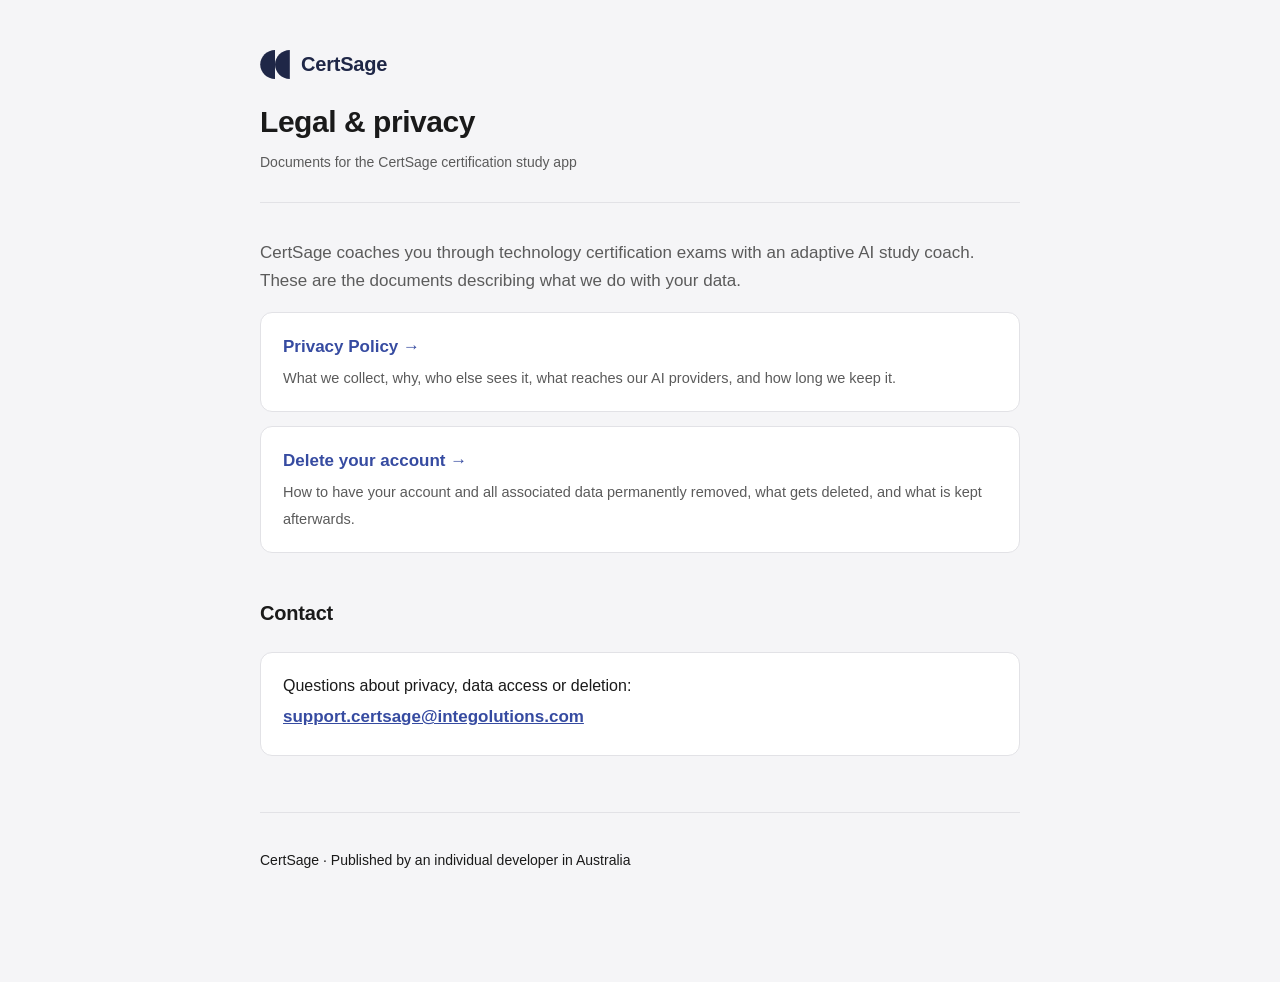
<file: index.html>
<!DOCTYPE html>
<html lang="en">
<head>
<meta charset="utf-8">
<meta name="viewport" content="width=device-width, initial-scale=1">
<title>CertSage — Legal</title>
<meta name="description" content="Privacy policy and account deletion for the CertSage certification study app.">
<link rel="icon" href="favicon.svg" type="image/svg+xml">
<link rel="stylesheet" href="style.css">
</head>
<body>
<div class="wrap">

<header class="masthead">
  <span class="brand"><svg class="mark" viewBox="303.58 312.16 892.84 875.67" role="img" aria-label="CertSage"><path fill="currentColor" d="M750 312.16C506.84 312.16 303.58 511.51 303.58 750c0 238.48 203.26 437.83 446.42 437.83Z"/><path fill="currentColor" d="M1196.42 312.16C953.26 312.16 750 511.51 750 750c0 238.48 203.26 437.83 446.42 437.83Z"/></svg><span class="wordmark">CertSage</span></span>
  <h1>Legal &amp; privacy</h1>
  <p class="dates">Documents for the CertSage certification study app</p>
</header>

<p class="lede">CertSage coaches you through technology certification exams with an adaptive AI
study coach. These are the documents describing what we do with your data.</p>

<a class="doclink" href="privacy.html">
  <strong>Privacy Policy →</strong>
  <span>What we collect, why, who else sees it, what reaches our AI providers, and how long we
  keep it.</span>
</a>

<a class="doclink" href="delete-account.html">
  <strong>Delete your account →</strong>
  <span>How to have your account and all associated data permanently removed, what gets deleted,
  and what is kept afterwards.</span>
</a>

<h2>Contact</h2>
<div class="card">
  <p style="margin-bottom:0">Questions about privacy, data access or deletion:<br>
  <a class="contact-mail" href="mailto:support.certsage@integolutions.com">support.certsage@integolutions.com</a></p>
</div>

<footer>
  <p>CertSage &middot; Published by an individual developer in Australia</p>
</footer>

</div>
</body>
</html>
</file>
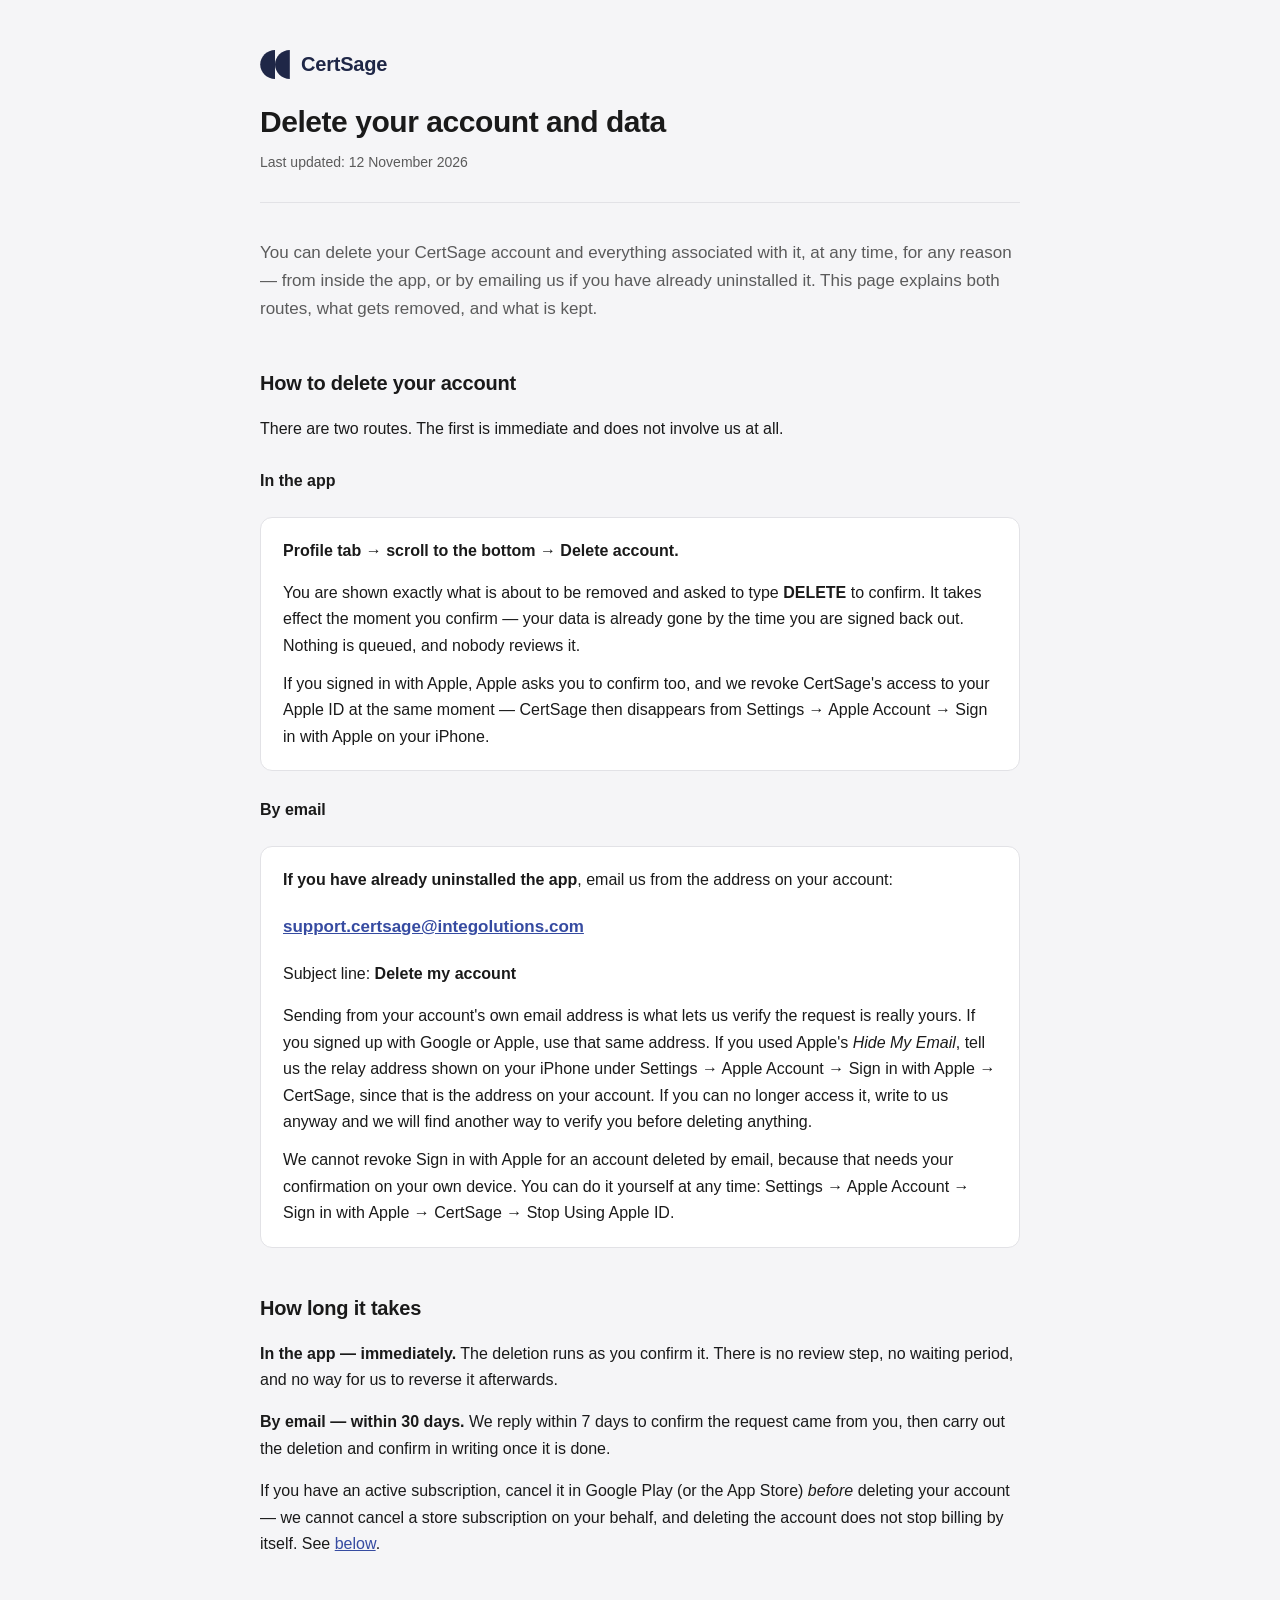
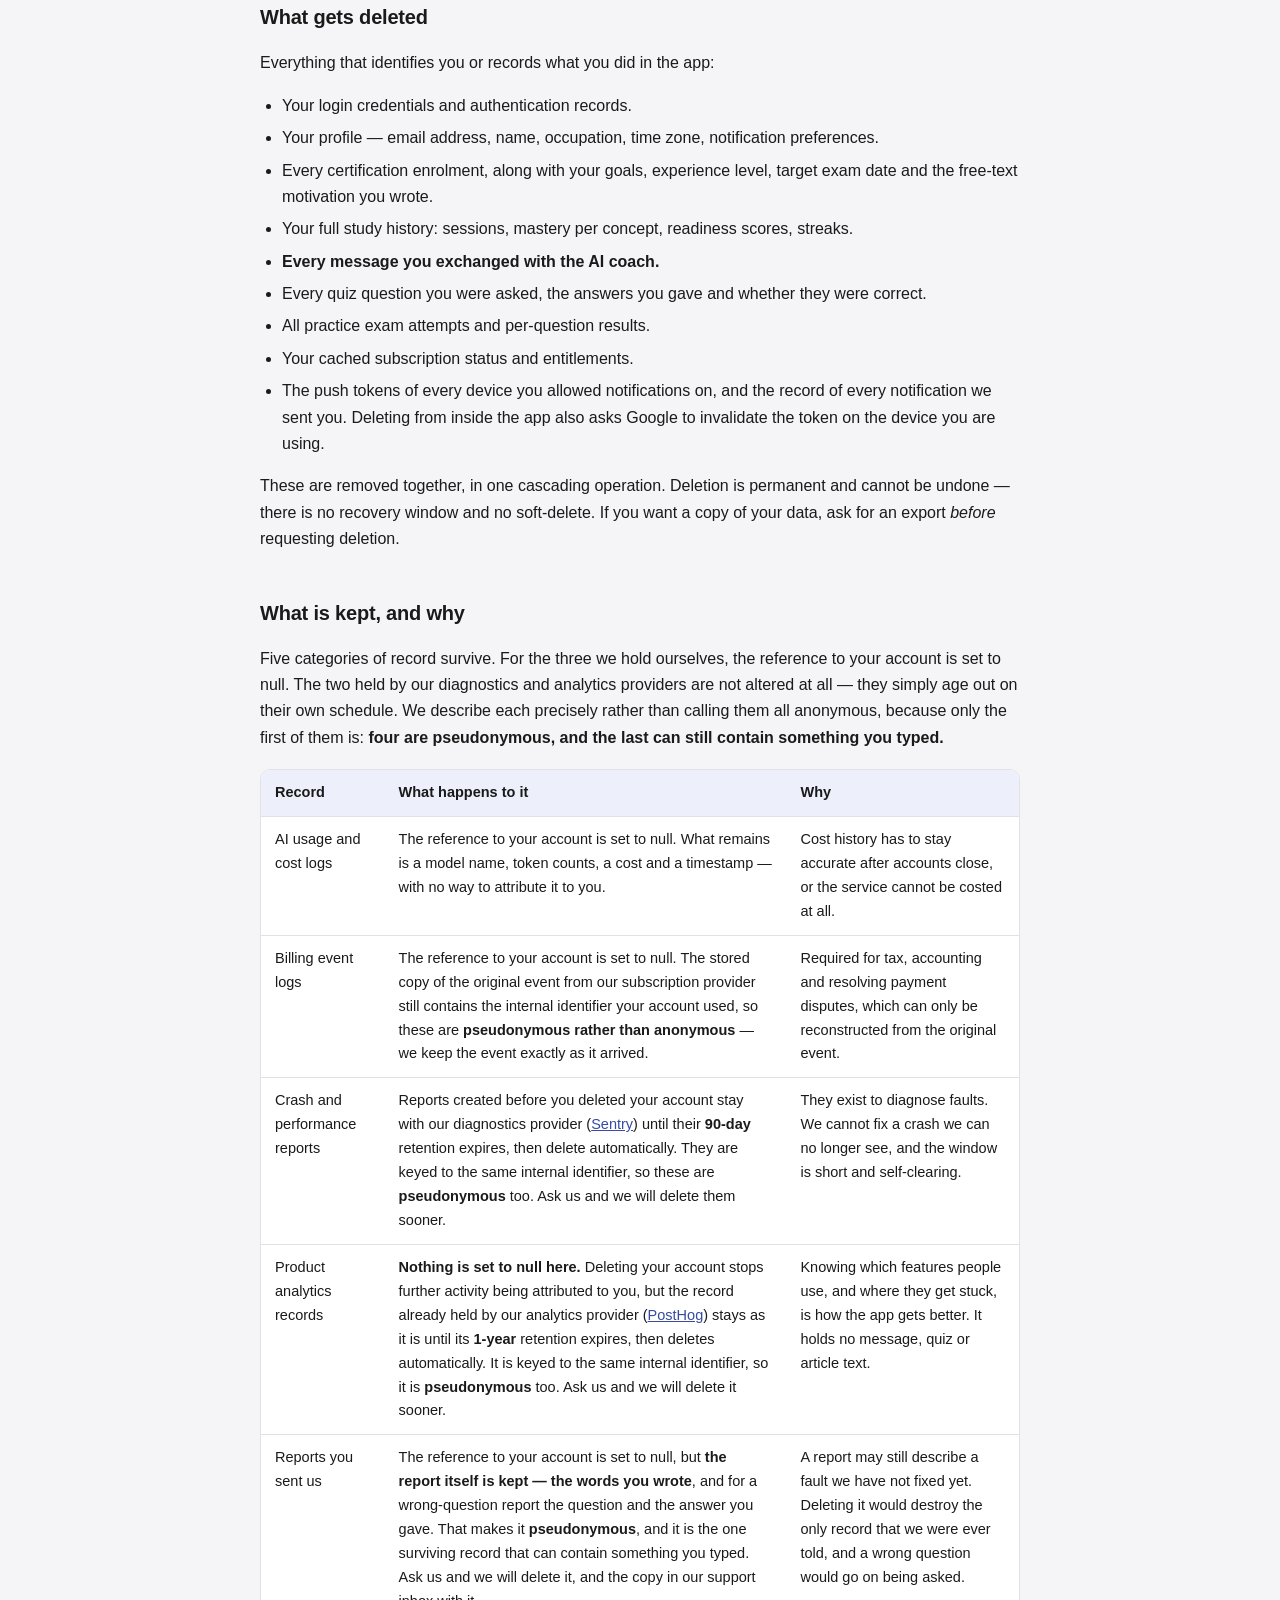
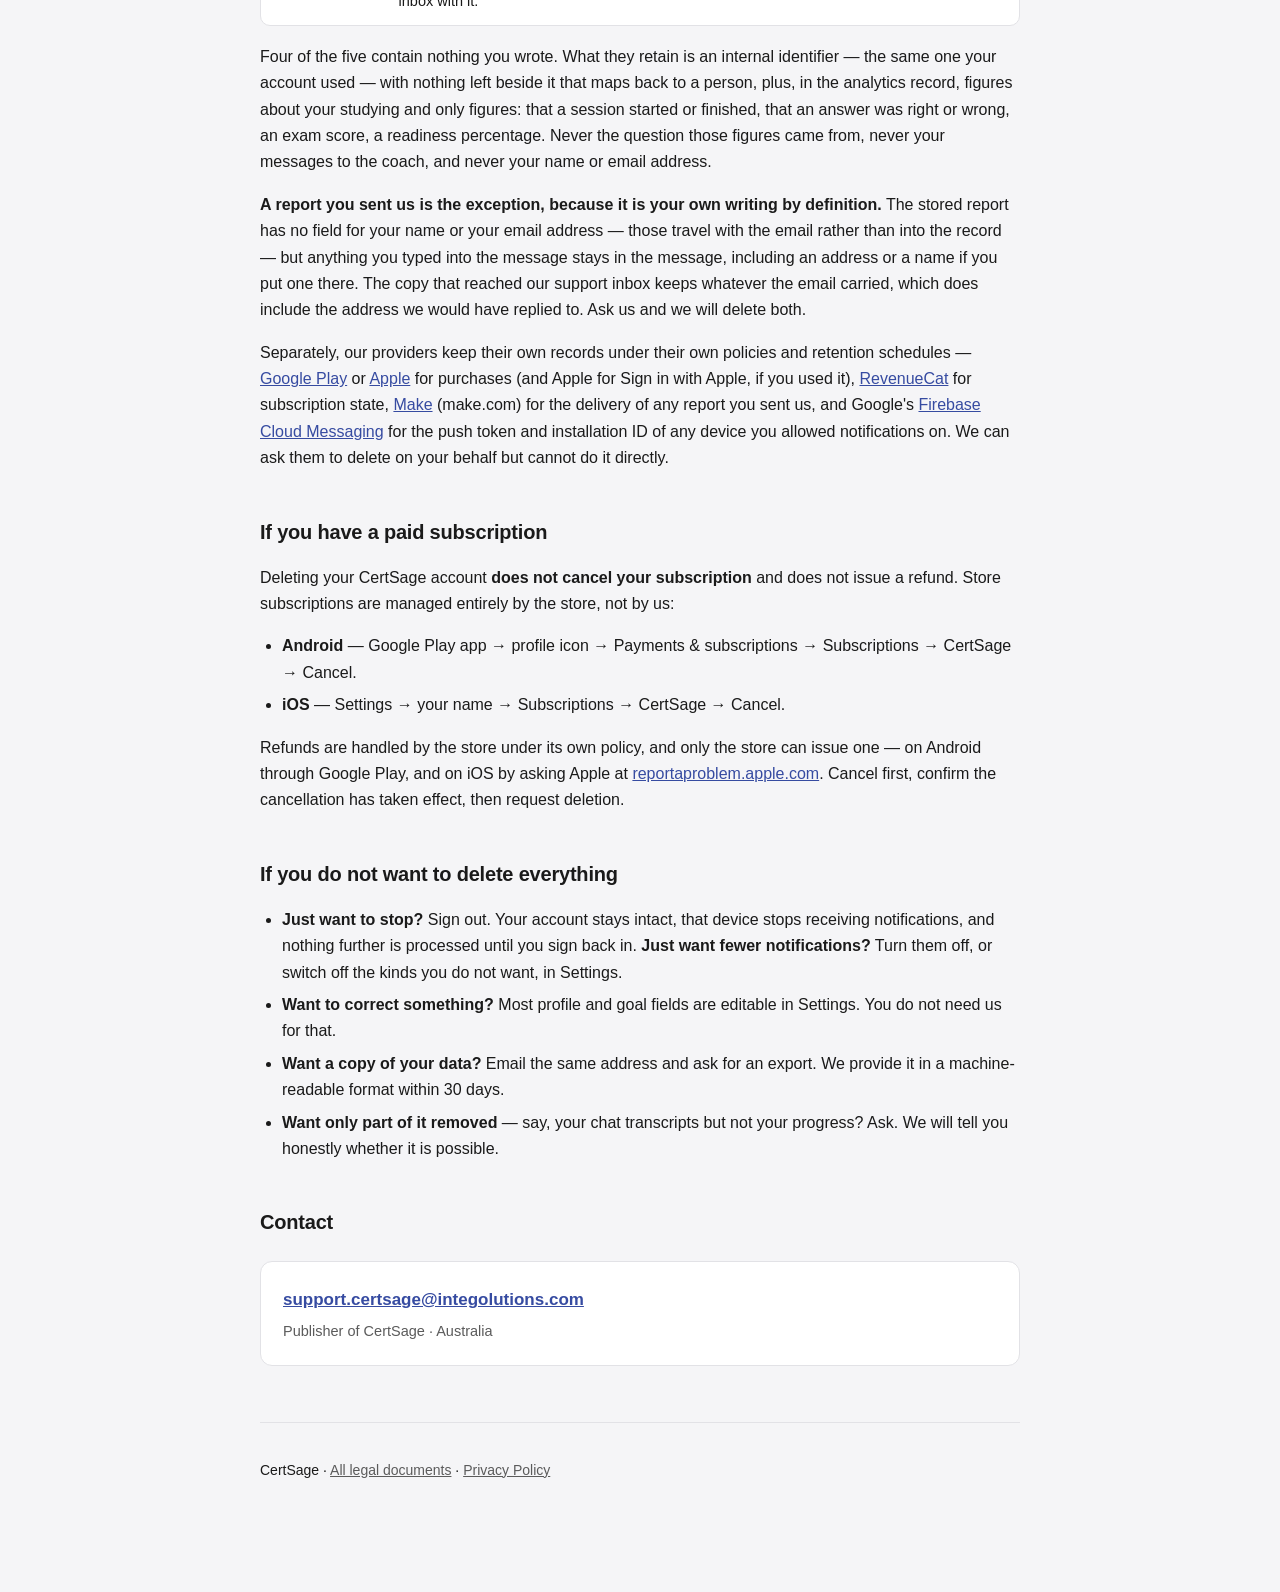
<file: delete-account.html>
<!DOCTYPE html>
<html lang="en">
<head>
<meta charset="utf-8">
<meta name="viewport" content="width=device-width, initial-scale=1">
<title>Delete Your Account — CertSage</title>
<meta name="description" content="How to request deletion of your CertSage account and all associated personal data.">
<link rel="icon" href="favicon.svg" type="image/svg+xml">
<link rel="stylesheet" href="style.css">
</head>
<body>
<div class="wrap">

<header class="masthead">
  <a class="brand" href="index.html"><svg class="mark" viewBox="303.58 312.16 892.84 875.67" role="img" aria-label="CertSage"><path fill="currentColor" d="M750 312.16C506.84 312.16 303.58 511.51 303.58 750c0 238.48 203.26 437.83 446.42 437.83Z"/><path fill="currentColor" d="M1196.42 312.16C953.26 312.16 750 511.51 750 750c0 238.48 203.26 437.83 446.42 437.83Z"/></svg><span class="wordmark">CertSage</span></a>
  <h1>Delete your account and data</h1>
  <p class="dates">Last updated: 12 November 2026</p>
</header>

<p class="lede">You can delete your CertSage account and everything associated with it, at any time,
for any reason — from inside the app, or by emailing us if you have already uninstalled it. This
page explains both routes, what gets removed, and what is kept.</p>

<h2 id="how">How to delete your account</h2>

<p>There are two routes. The first is immediate and does not involve us at all.</p>

<h3>In the app</h3>

<div class="card">
  <p><strong>Profile tab → scroll to the bottom → Delete account.</strong></p>
  <p style="margin-bottom:0">You are shown exactly what is about to be removed and asked to type
  <strong>DELETE</strong> to confirm. It takes effect the moment you confirm — your data is already
  gone by the time you are signed back out. Nothing is queued, and nobody reviews it.</p>
  <p style="margin-bottom:0;margin-top:0.75em">If you signed in with Apple, Apple asks you to
  confirm too, and we revoke CertSage's access to your Apple ID at the same moment — CertSage then
  disappears from Settings → Apple Account → Sign in with Apple on your iPhone.</p>
</div>

<h3>By email</h3>

<div class="card">
  <p><strong>If you have already uninstalled the app</strong>, email us from the address on your
  account:</p>
  <p><a class="contact-mail" href="mailto:support.certsage@integolutions.com?subject=Delete%20my%20account">support.certsage@integolutions.com</a></p>
  <p>Subject line: <strong>Delete my account</strong></p>
  <p style="margin-bottom:0">Sending from your account's own email address is what lets us verify
  the request is really yours. If you signed up with Google or Apple, use that same address. If
  you used Apple's <em>Hide My Email</em>, tell us the relay address shown on your iPhone under
  Settings → Apple Account → Sign in with Apple → CertSage, since that is the address on your
  account. If
  you can no longer access it, write to us anyway and we will find another way to verify you
  before deleting anything.</p>
  <p style="margin-bottom:0;margin-top:0.75em">We cannot revoke Sign in with Apple for an account
  deleted by email, because that needs your confirmation on your own device. You can do it yourself
  at any time: Settings → Apple Account → Sign in with Apple → CertSage → Stop Using Apple ID.</p>
</div>

<h2 id="timeline">How long it takes</h2>

<p><strong>In the app — immediately.</strong> The deletion runs as you confirm it. There is no
review step, no waiting period, and no way for us to reverse it afterwards.</p>

<p><strong>By email — within 30 days.</strong> We reply within 7 days to confirm the request came
from you, then carry out the deletion and confirm in writing once it is done.</p>

<p>If you have an active subscription, cancel it in Google Play (or the App Store) <em>before</em>
deleting your account — we cannot cancel a store subscription on your behalf, and deleting the
account does not stop billing by itself. See <a href="#subscription">below</a>.</p>

<h2 id="what-is-deleted">What gets deleted</h2>

<p>Everything that identifies you or records what you did in the app:</p>

<ul>
  <li>Your login credentials and authentication records.</li>
  <li>Your profile — email address, name, occupation, time zone, notification preferences.</li>
  <li>Every certification enrolment, along with your goals, experience level, target exam date
      and the free-text motivation you wrote.</li>
  <li>Your full study history: sessions, mastery per concept, readiness scores, streaks.</li>
  <li><strong>Every message you exchanged with the AI coach.</strong></li>
  <li>Every quiz question you were asked, the answers you gave and whether they were correct.</li>
  <li>All practice exam attempts and per-question results.</li>
  <li>Your cached subscription status and entitlements.</li>
  <li>The push tokens of every device you allowed notifications on, and the record of every
      notification we sent you. Deleting from inside the app also asks Google to invalidate the
      token on the device you are using.</li>
</ul>

<p>These are removed together, in one cascading operation. Deletion is permanent and cannot be
undone — there is no recovery window and no soft-delete. If you want a copy of your data, ask for
an export <em>before</em> requesting deletion.</p>

<h2 id="what-is-kept">What is kept, and why</h2>

<p>Five categories of record survive. For the three we hold ourselves, the reference to your
account is set to null. The two held by our diagnostics and analytics providers are not altered at
all — they simply age out on their own schedule. We describe each precisely rather than calling them
all anonymous, because only the first of them is: <strong>four are pseudonymous, and the last can
still contain something you typed.</strong></p>

<div class="scroller">
<table>
  <thead>
    <tr><th>Record</th><th>What happens to it</th><th>Why</th></tr>
  </thead>
  <tbody>
    <tr>
      <td>AI usage and cost logs</td>
      <td>The reference to your account is set to null. What remains is a model name, token
          counts, a cost and a timestamp — with no way to attribute it to you.</td>
      <td>Cost history has to stay accurate after accounts close, or the service cannot be
          costed at all.</td>
    </tr>
    <tr>
      <td>Billing event logs</td>
      <td>The reference to your account is set to null. The stored copy of the original event from
          our subscription provider still contains the internal identifier your account used, so
          these are <strong>pseudonymous rather than anonymous</strong> — we keep the event exactly
          as it arrived.</td>
      <td>Required for tax, accounting and resolving payment disputes, which can only be
          reconstructed from the original event.</td>
    </tr>
    <tr>
      <td>Crash and performance reports</td>
      <td>Reports created before you deleted your account stay with our diagnostics provider
          (<a href="https://sentry.io/privacy/" rel="noopener">Sentry</a>) until their
          <strong>90-day</strong> retention expires, then delete automatically. They are keyed to
          the same internal identifier, so these are <strong>pseudonymous</strong> too. Ask us and
          we will delete them sooner.</td>
      <td>They exist to diagnose faults. We cannot fix a crash we can no longer see, and the
          window is short and self-clearing.</td>
    </tr>
    <tr>
      <td>Product analytics records</td>
      <td><strong>Nothing is set to null here.</strong> Deleting your account stops further activity
          being attributed to you, but the record already held by our analytics provider
          (<a href="https://posthog.com/privacy" rel="noopener">PostHog</a>) stays as it is until its
          <strong>1-year</strong> retention expires, then deletes automatically. It is keyed to the
          same internal identifier, so it is <strong>pseudonymous</strong> too. Ask us and we will
          delete it sooner.</td>
      <td>Knowing which features people use, and where they get stuck, is how the app gets better.
          It holds no message, quiz or article text.</td>
    </tr>
    <tr>
      <td>Reports you sent us</td>
      <td>The reference to your account is set to null, but <strong>the report itself is kept — the
          words you wrote</strong>, and for a wrong-question report the question and the answer you
          gave. That makes it <strong>pseudonymous</strong>, and it is the one surviving record that
          can contain something you typed. Ask us and we will delete it, and the copy in our support
          inbox with it.</td>
      <td>A report may still describe a fault we have not fixed yet. Deleting it would destroy the
          only record that we were ever told, and a wrong question would go on being asked.</td>
    </tr>
  </tbody>
</table>
</div>

<p>Four of the five contain nothing you wrote. What they retain is an internal identifier — the
same one your account used — with nothing left beside it that maps back to a person, plus, in the
analytics record, figures about your studying and only figures: that a session started or finished,
that an answer was right or wrong, an exam score, a readiness percentage. Never the question those
figures came from, never your messages to the coach, and never your name or email address.</p>

<p><strong>A report you sent us is the exception, because it is your own writing by definition.</strong>
The stored report has no field for your name or your email address — those travel with the email
rather than into the record — but anything you typed into the message stays in the message, including
an address or a name if you put one there. The copy that reached our support inbox keeps whatever the
email carried, which does include the address we would have replied to. Ask us and we will delete
both.</p>

<p>Separately, our providers keep their own records under their own policies and retention
schedules — <a href="https://policies.google.com/privacy" rel="noopener">Google Play</a> or
<a href="https://www.apple.com/legal/privacy/" rel="noopener">Apple</a> for purchases (and Apple for
Sign in with Apple, if you used it), <a href="https://www.revenuecat.com/privacy" rel="noopener">RevenueCat</a> for
subscription state, <a href="https://www.make.com/en/privacy-notice" rel="noopener">Make</a>
(make.com) for the delivery of any report you sent us, and Google's
<a href="https://firebase.google.com/support/privacy" rel="noopener">Firebase Cloud Messaging</a>
for the push token and installation ID of any device you allowed notifications on. We can ask them to delete on your behalf but
cannot do it directly.</p>

<h2 id="subscription">If you have a paid subscription</h2>

<p>Deleting your CertSage account <strong>does not cancel your subscription</strong> and does not
issue a refund. Store subscriptions are managed entirely by the store, not by us:</p>

<ul>
  <li><strong>Android</strong> — Google Play app → profile icon → Payments &amp; subscriptions →
      Subscriptions → CertSage → Cancel.</li>
  <li><strong>iOS</strong> — Settings → your name → Subscriptions → CertSage → Cancel.</li>
</ul>

<p>Refunds are handled by the store under its own policy, and only the store can issue one — on
Android through Google Play, and on iOS by asking Apple at
<a href="https://reportaproblem.apple.com" rel="noopener">reportaproblem.apple.com</a>. Cancel first,
confirm the cancellation has taken effect, then request deletion.</p>

<h2 id="alternatives">If you do not want to delete everything</h2>

<ul>
  <li><strong>Just want to stop?</strong> Sign out. Your account stays intact, that device stops
      receiving notifications, and nothing further is processed until you sign back in.
      <strong>Just want fewer notifications?</strong> Turn them off, or switch off the kinds you do
      not want, in Settings.</li>
  <li><strong>Want to correct something?</strong> Most profile and goal fields are editable in
      Settings. You do not need us for that.</li>
  <li><strong>Want a copy of your data?</strong> Email the same address and ask for an export.
      We provide it in a machine-readable format within 30 days.</li>
  <li><strong>Want only part of it removed</strong> — say, your chat transcripts but not your
      progress? Ask. We will tell you honestly whether it is possible.</li>
</ul>

<h2 id="contact">Contact</h2>

<div class="card">
  <p style="margin-bottom:0">
  <a class="contact-mail" href="mailto:support.certsage@integolutions.com?subject=Delete%20my%20account">support.certsage@integolutions.com</a><br>
  <span style="font-size:14.5px;color:var(--text-dim)">Publisher of CertSage &middot; Australia</span></p>
</div>

<footer>
  <p>CertSage &middot; <a href="index.html">All legal documents</a> &middot;
     <a href="privacy.html">Privacy Policy</a></p>
</footer>

</div>
</body>
</html>
</file>
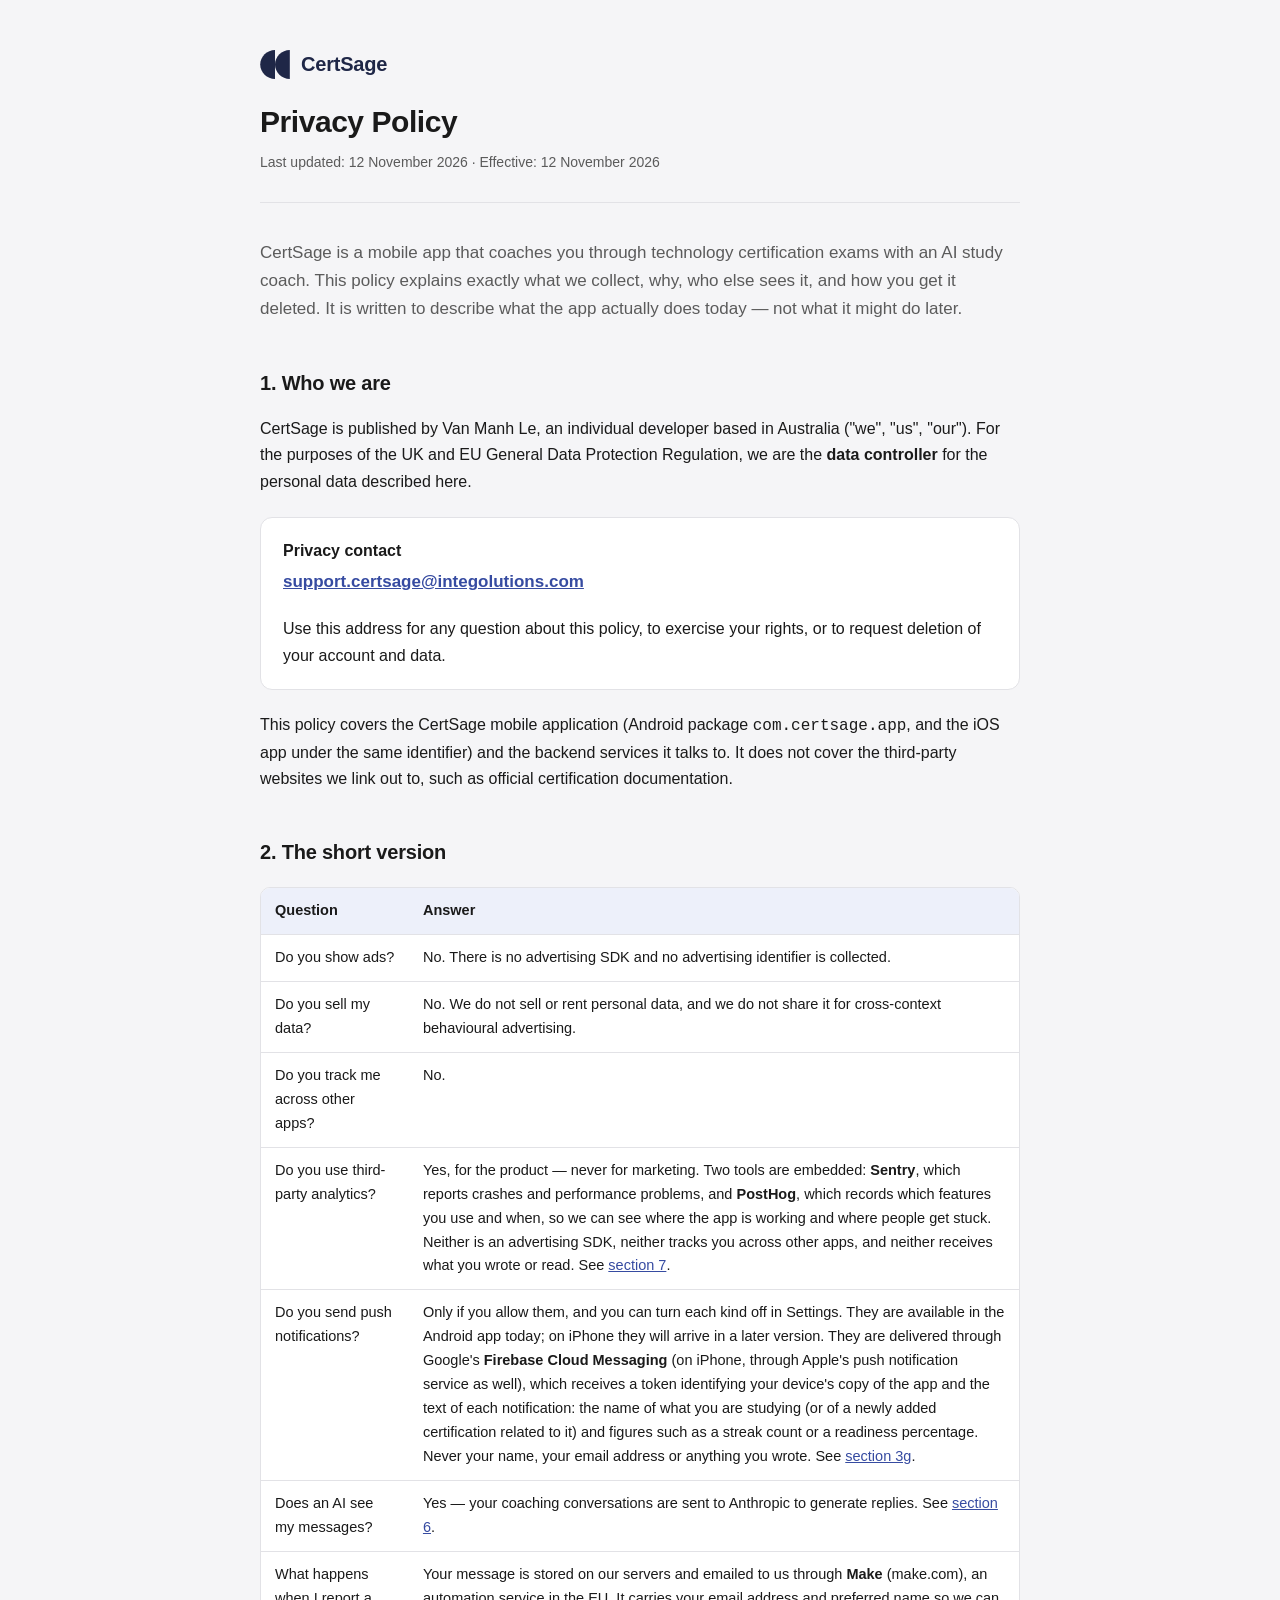
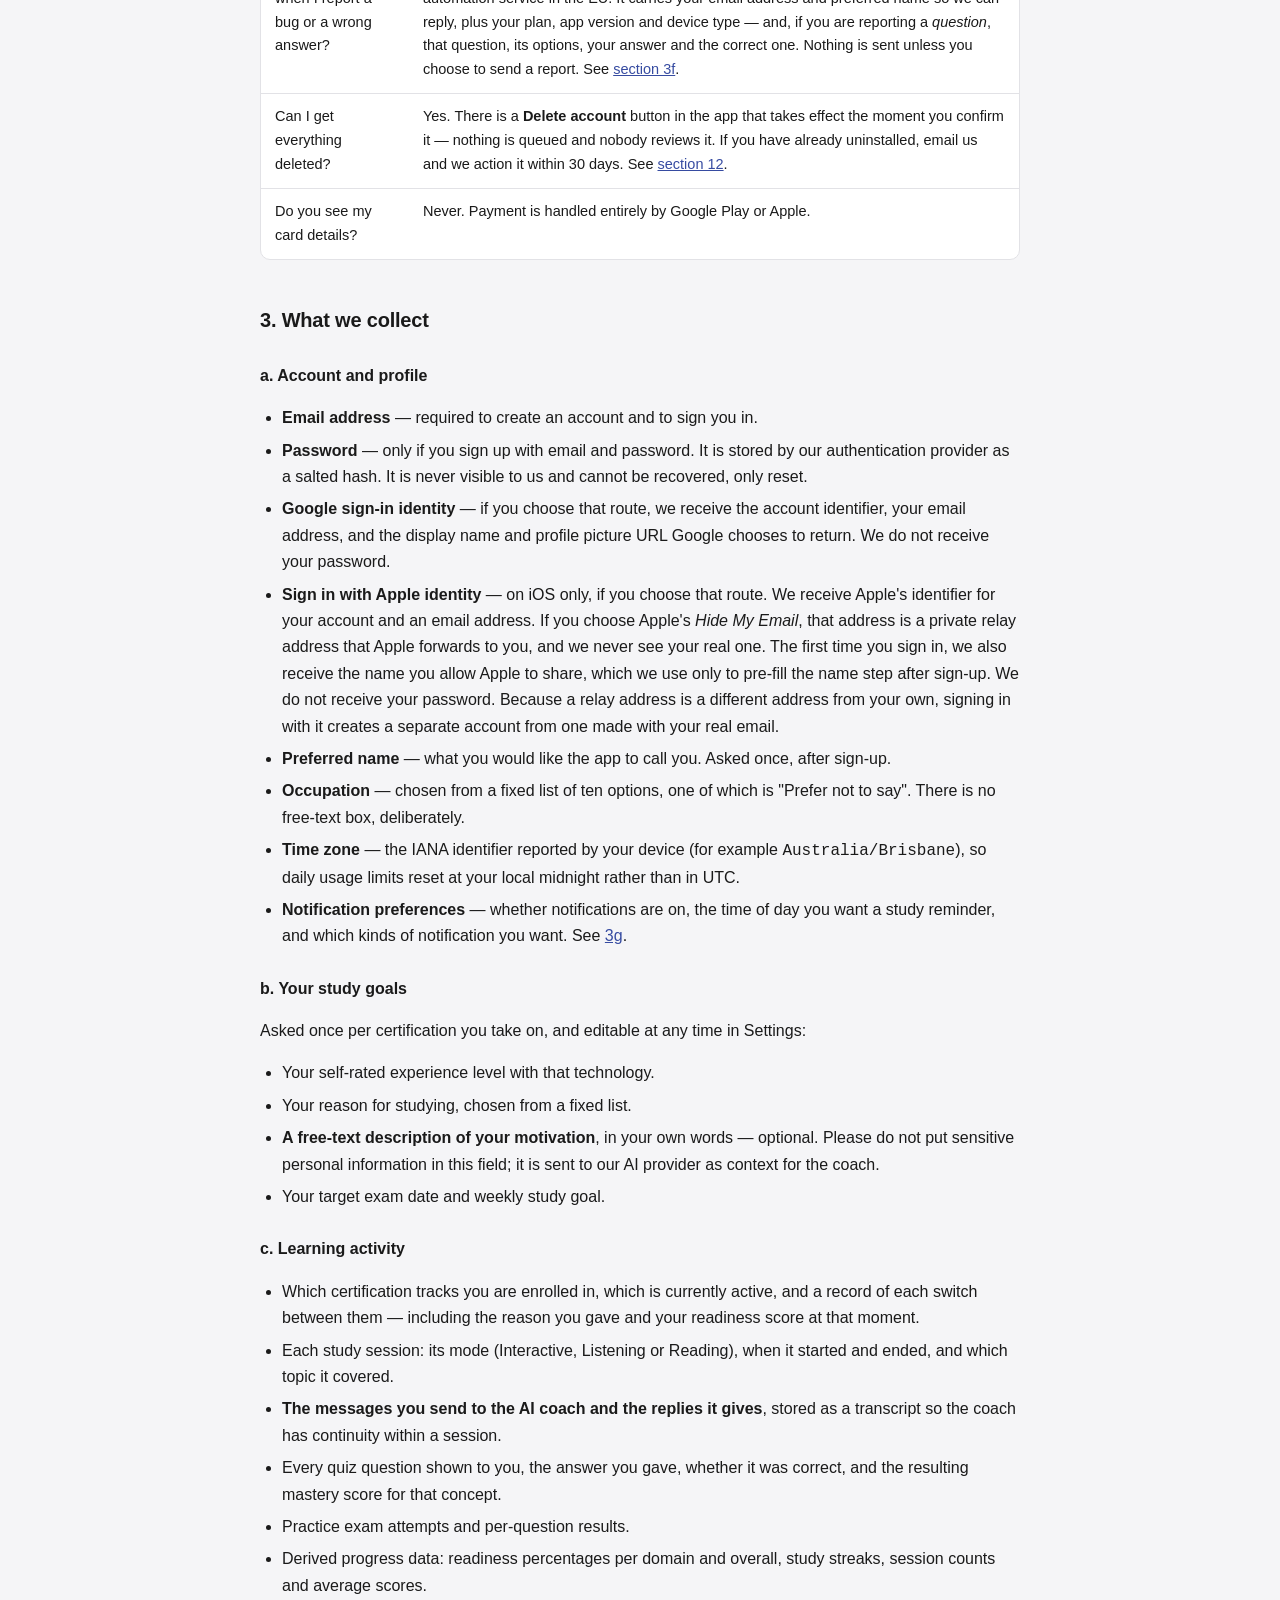
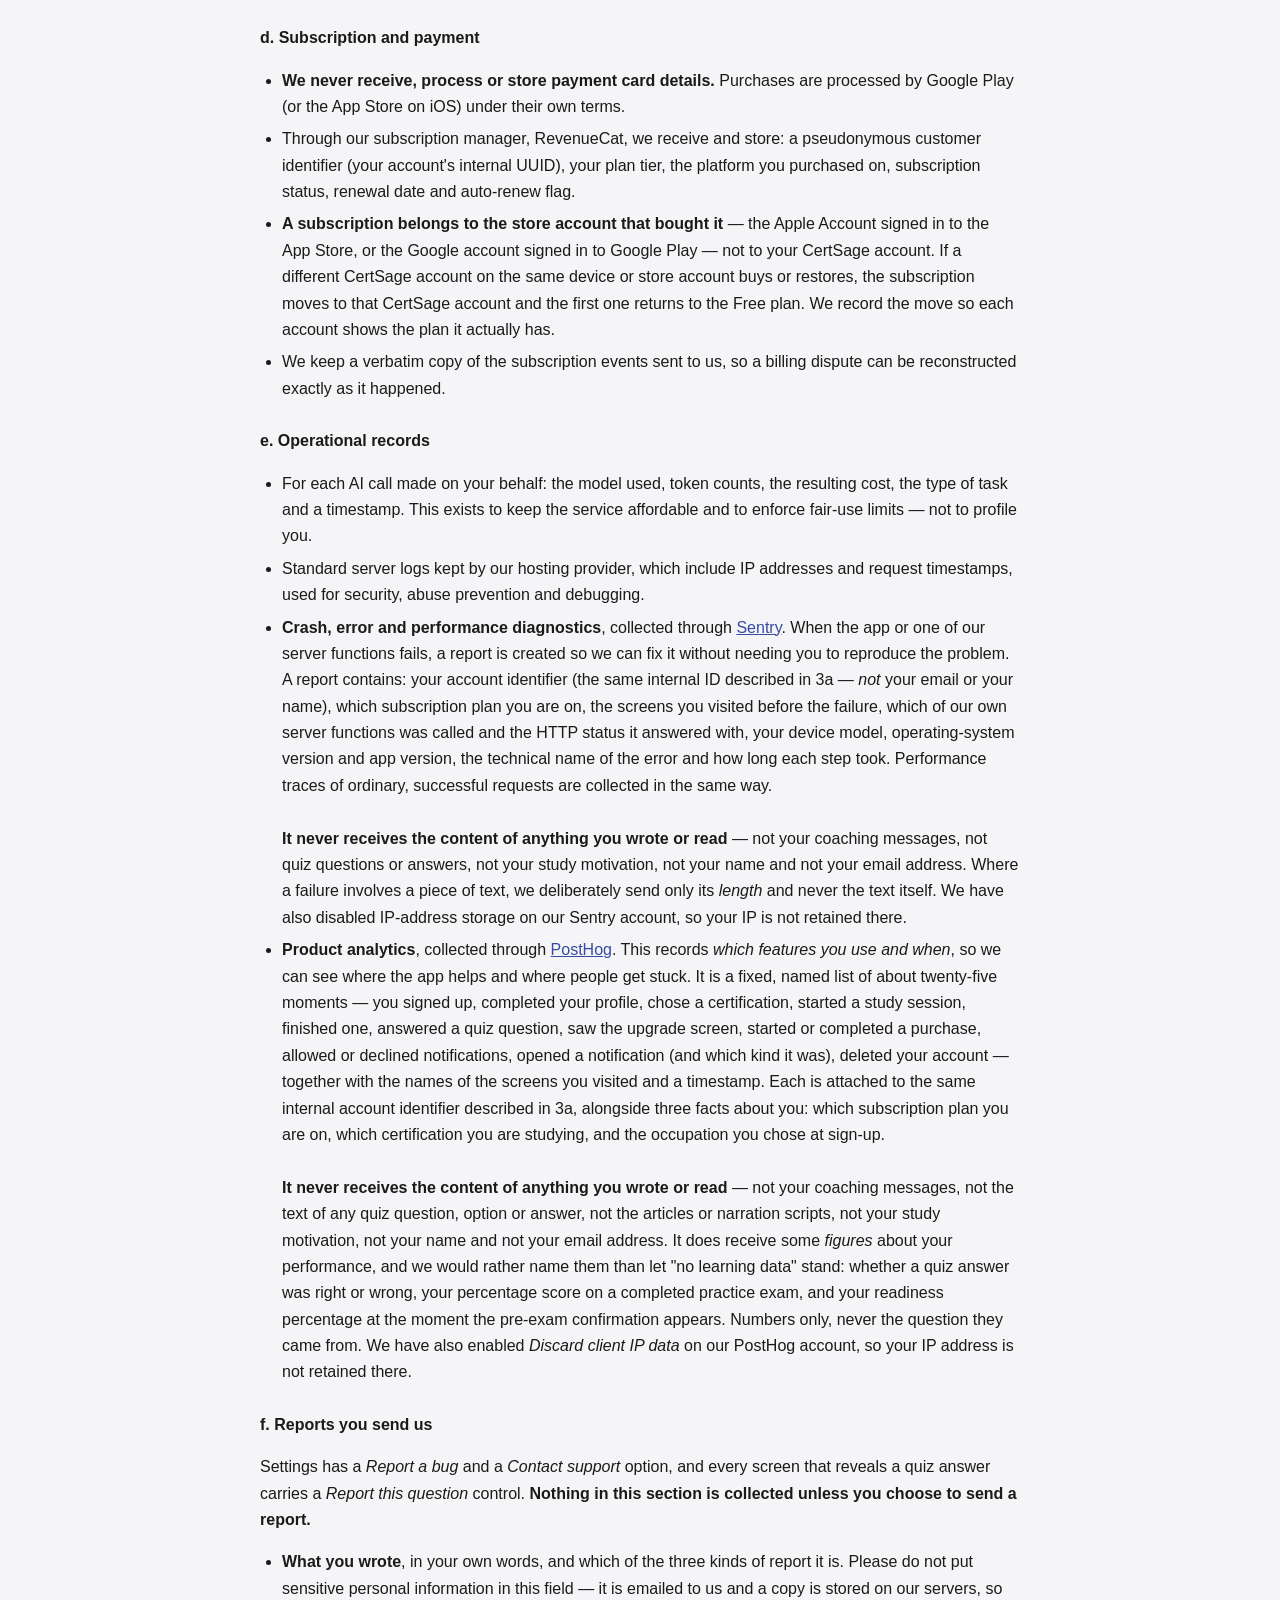
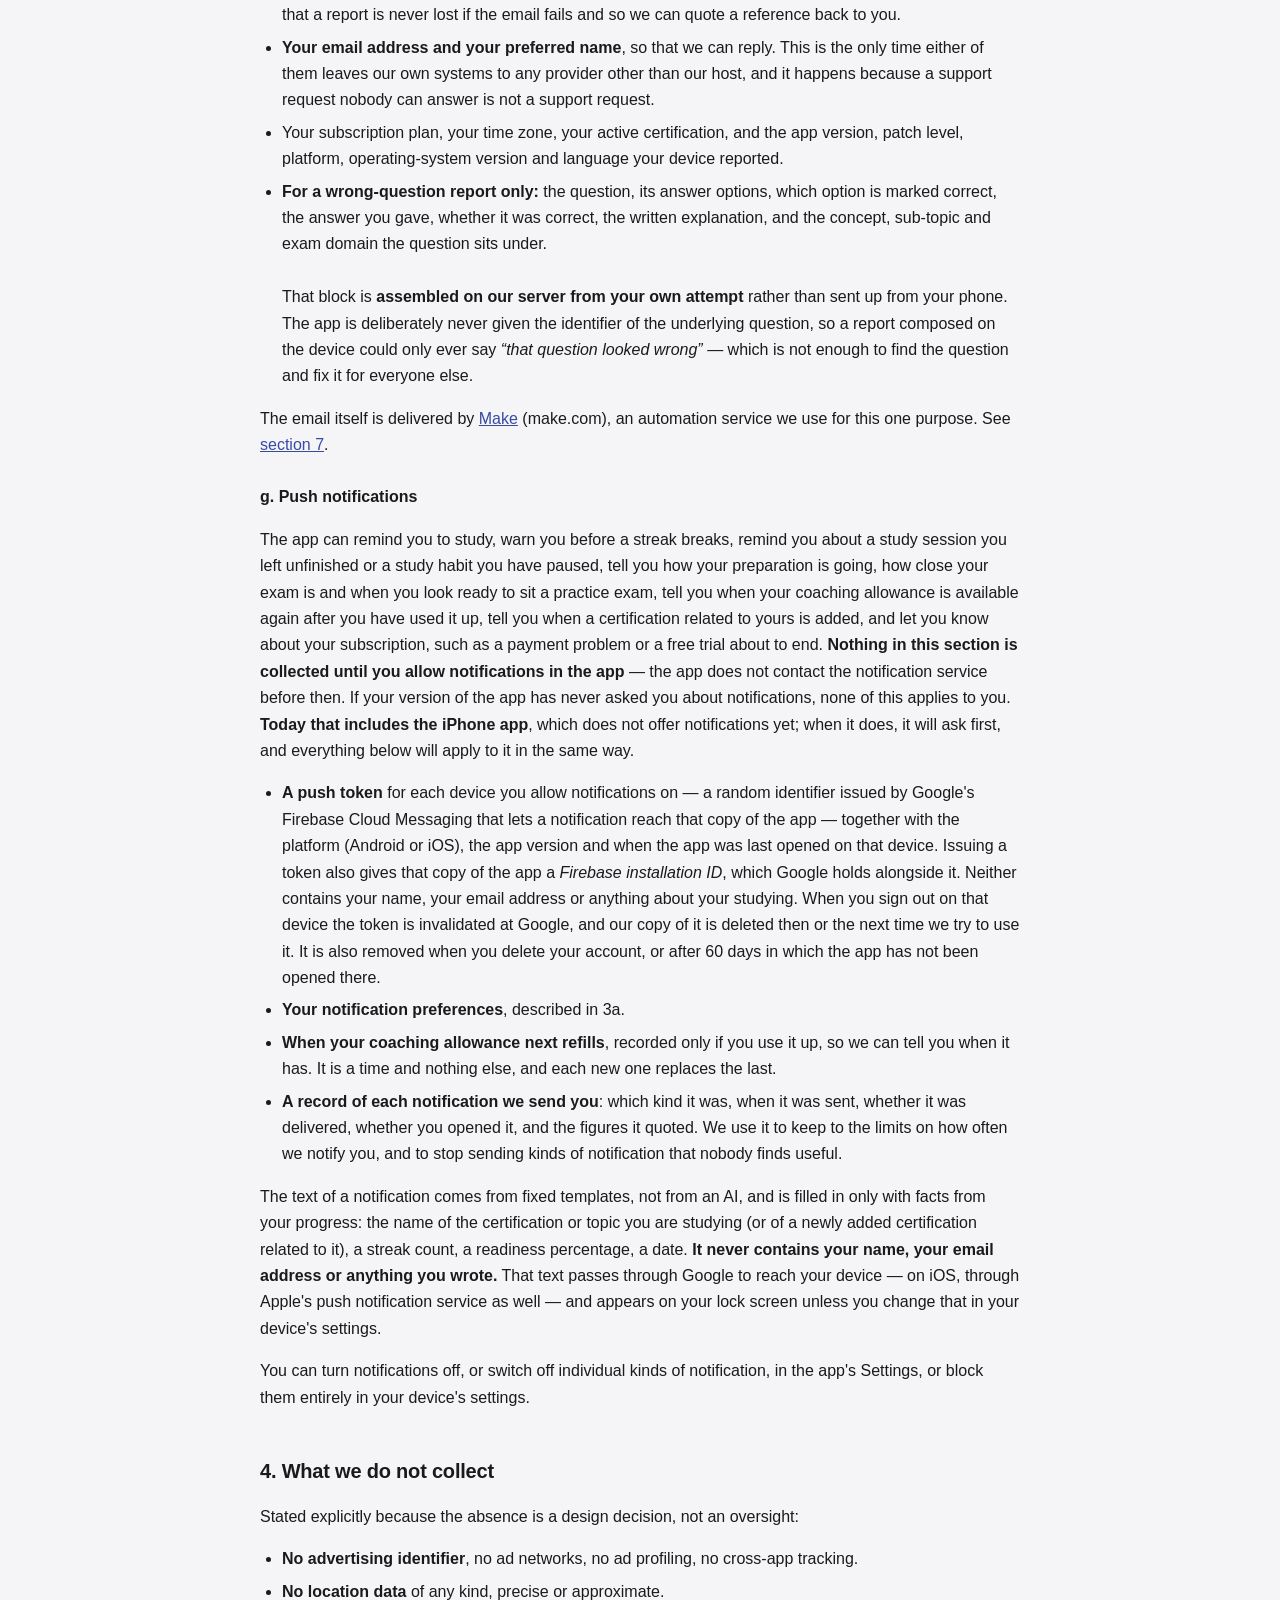
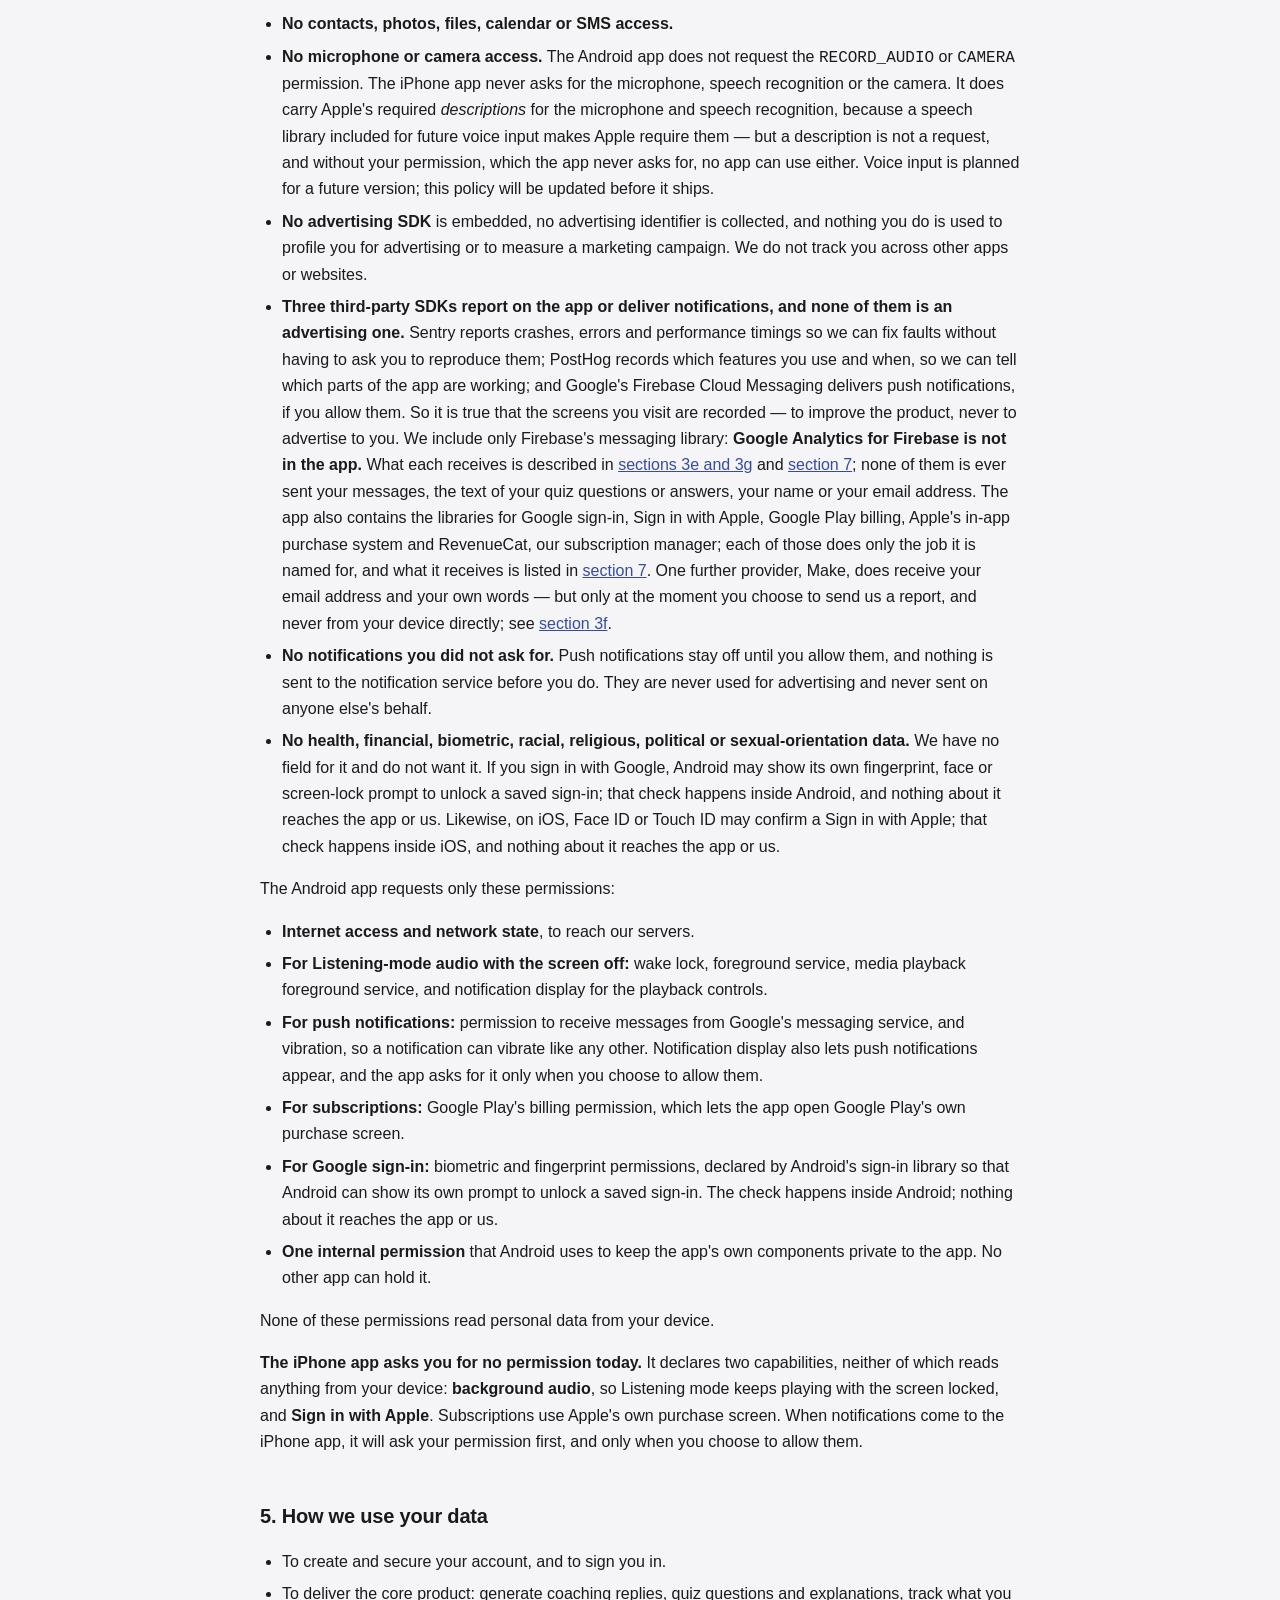
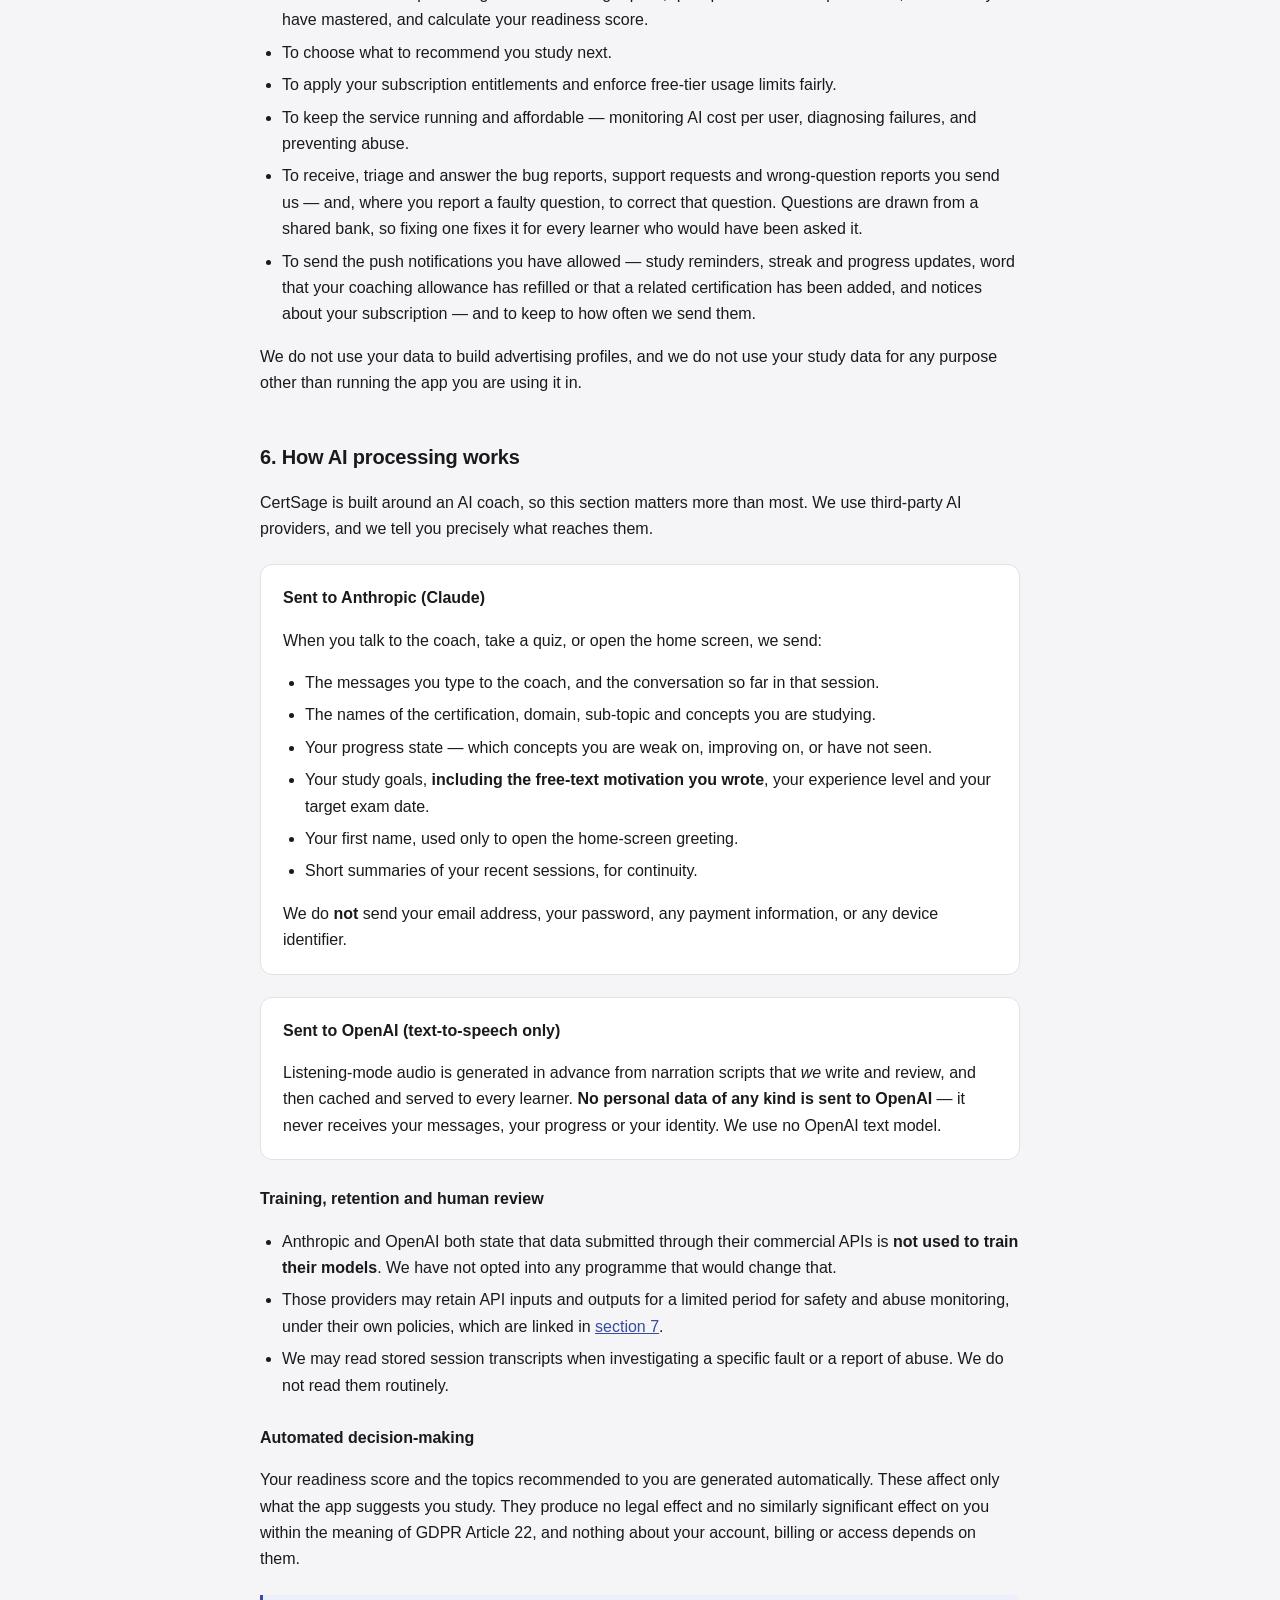
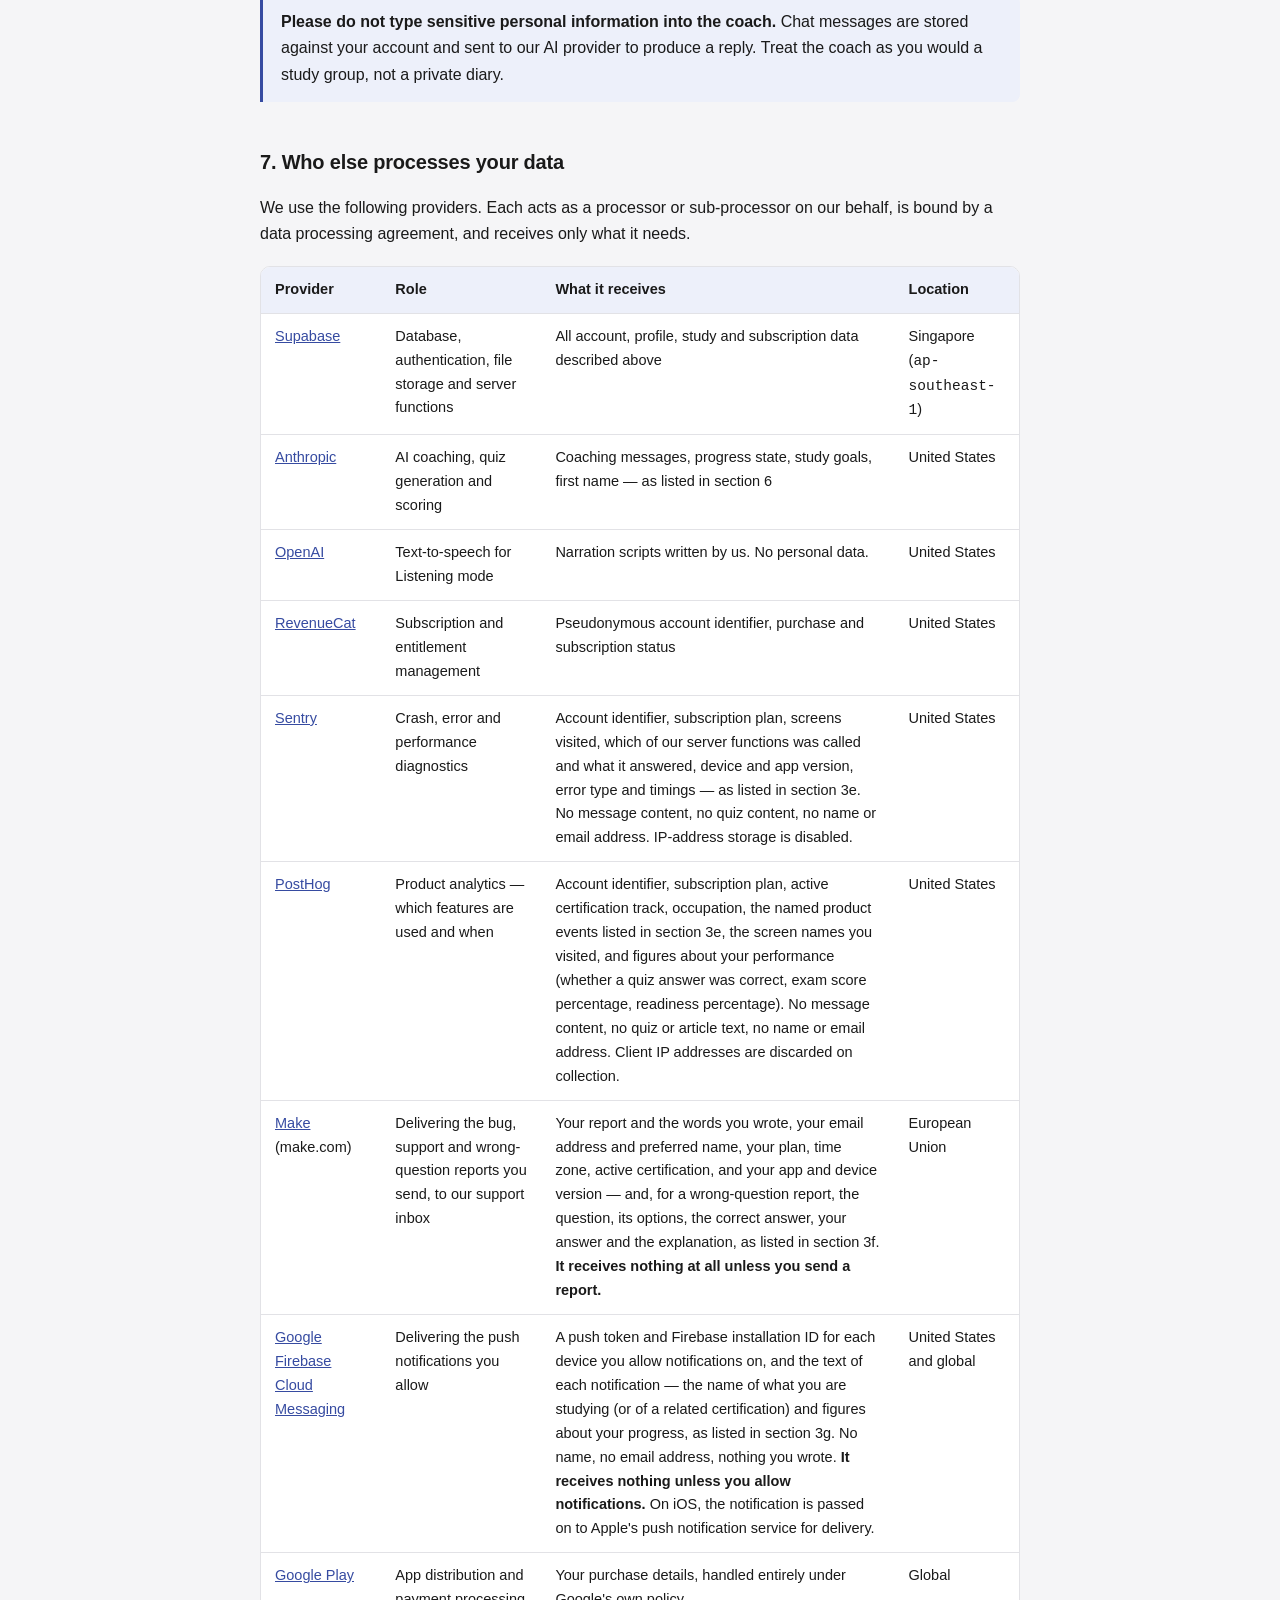
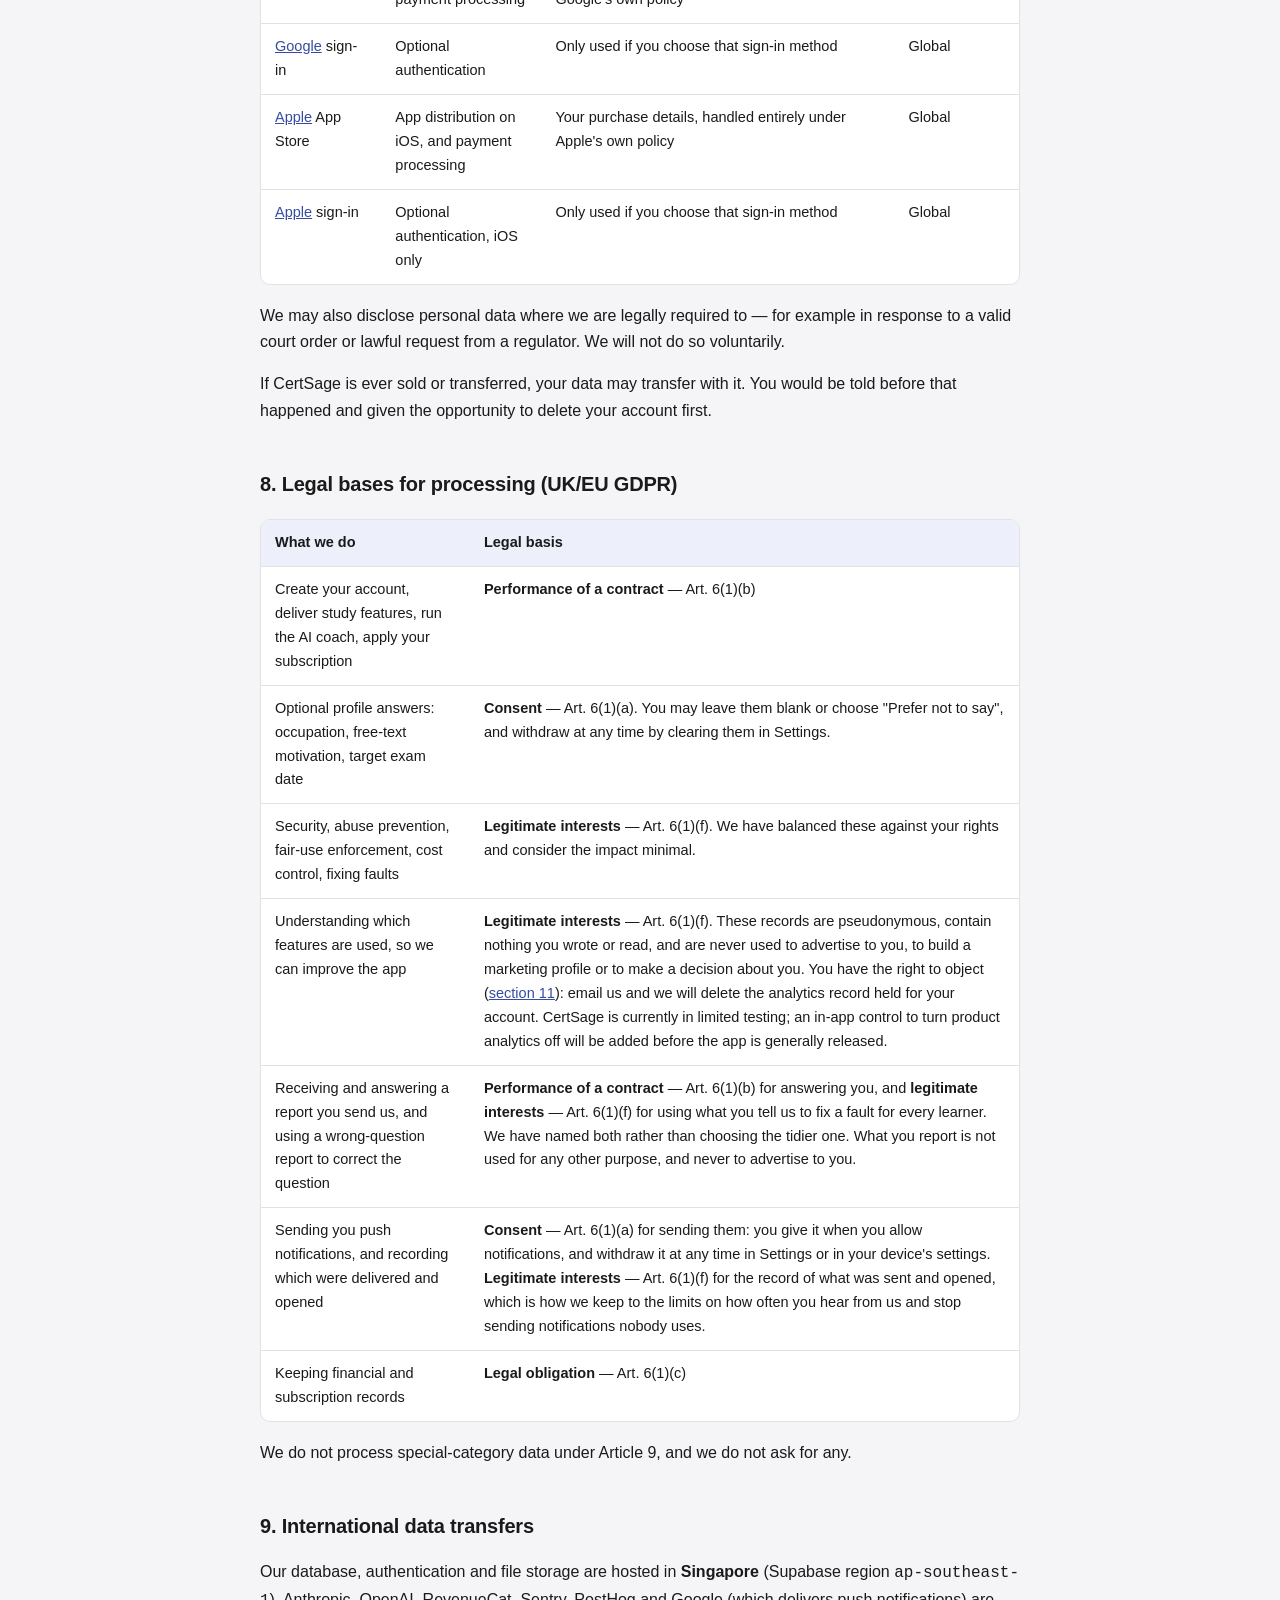
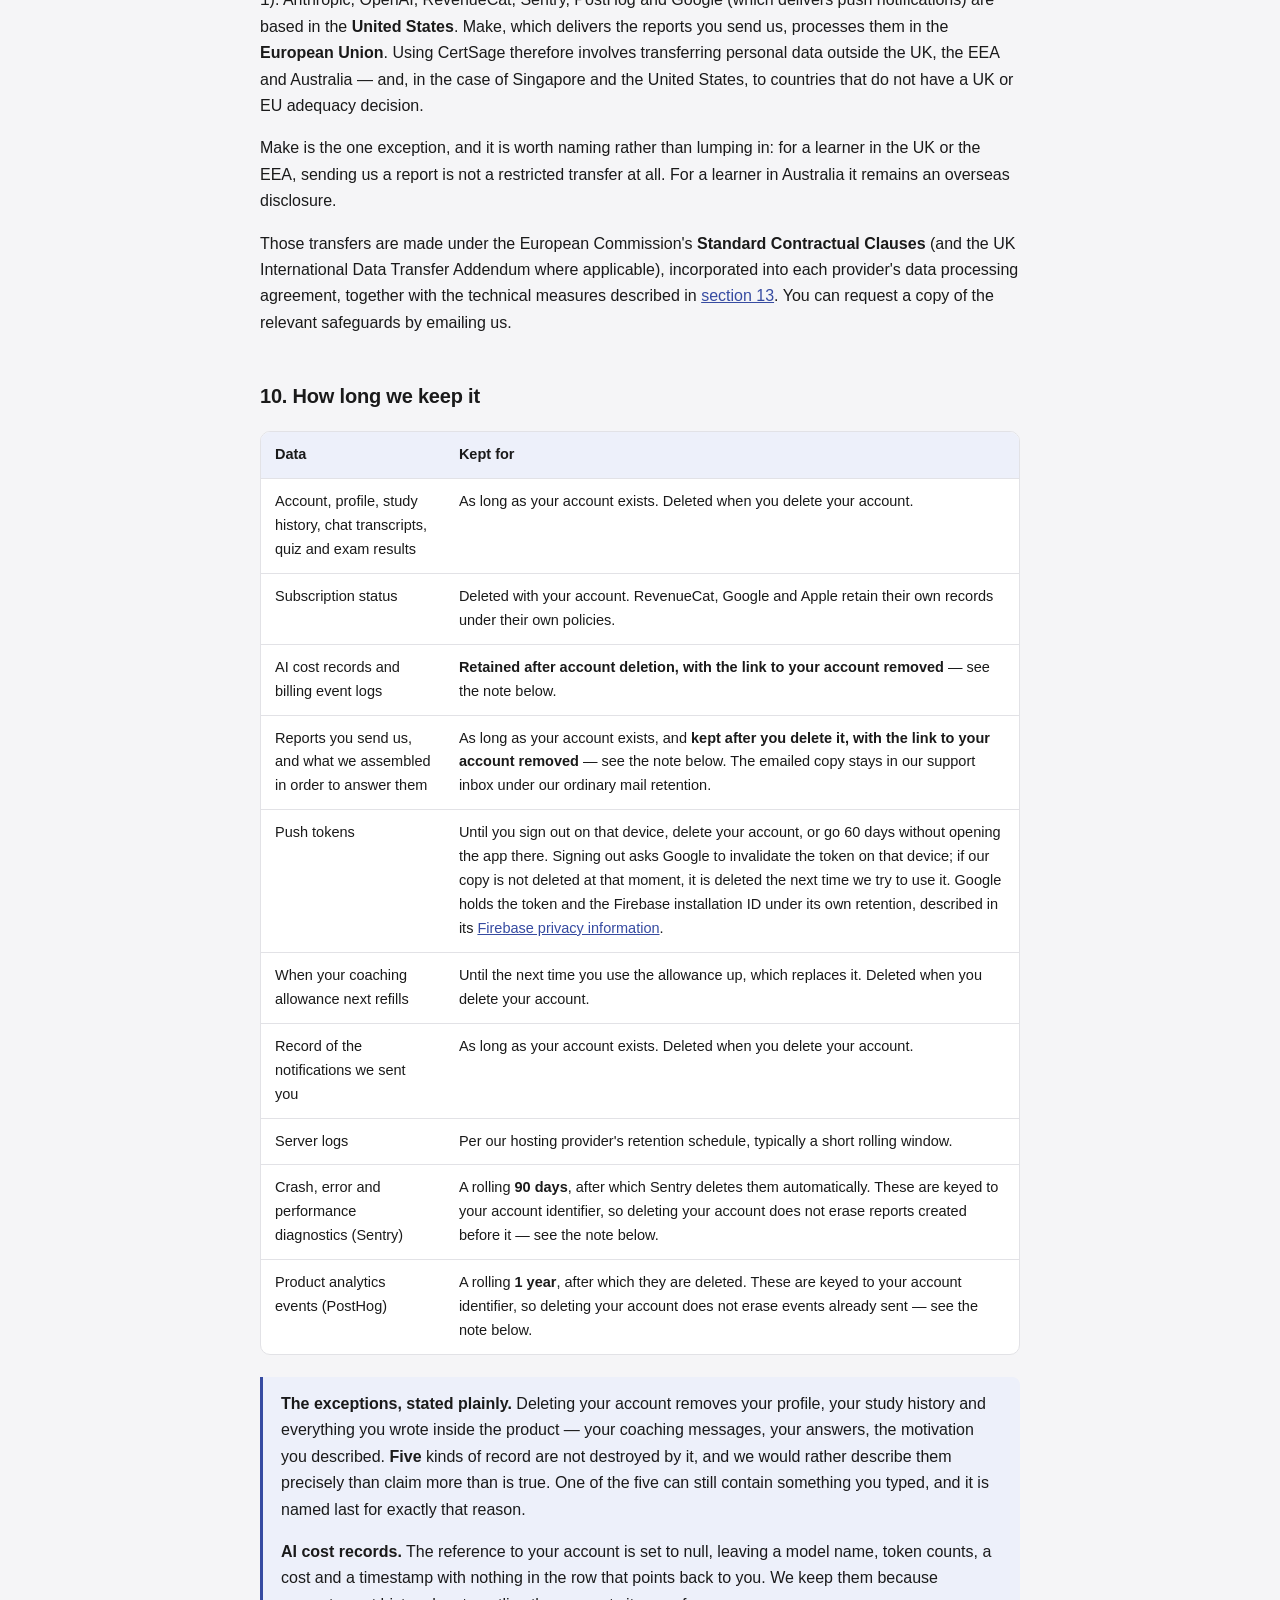
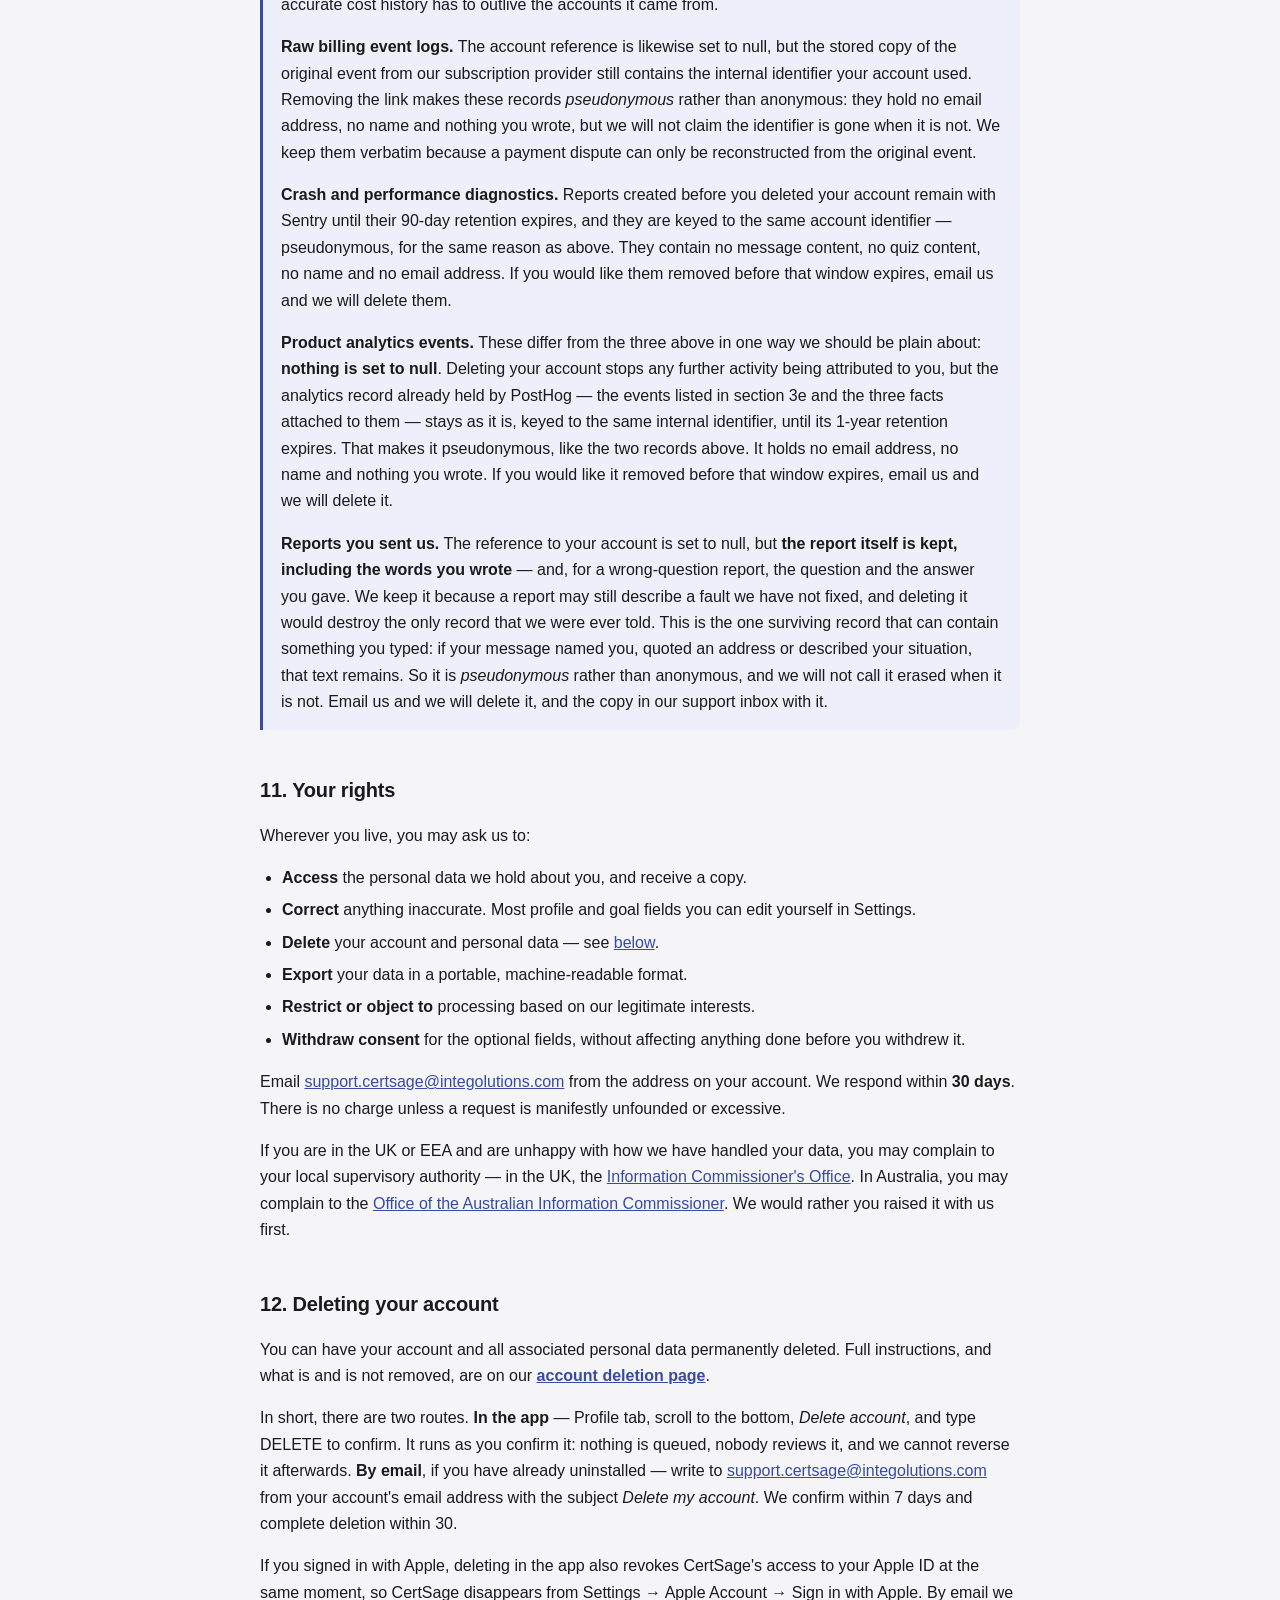
<file: privacy.html>
<!DOCTYPE html>
<html lang="en">
<head>
<meta charset="utf-8">
<meta name="viewport" content="width=device-width, initial-scale=1">
<title>Privacy Policy — CertSage</title>
<meta name="description" content="How the CertSage certification study app collects, uses, shares and retains your personal data.">
<link rel="icon" href="favicon.svg" type="image/svg+xml">
<link rel="stylesheet" href="style.css">
</head>
<body>
<div class="wrap">

<header class="masthead">
  <a class="brand" href="index.html"><svg class="mark" viewBox="303.58 312.16 892.84 875.67" role="img" aria-label="CertSage"><path fill="currentColor" d="M750 312.16C506.84 312.16 303.58 511.51 303.58 750c0 238.48 203.26 437.83 446.42 437.83Z"/><path fill="currentColor" d="M1196.42 312.16C953.26 312.16 750 511.51 750 750c0 238.48 203.26 437.83 446.42 437.83Z"/></svg><span class="wordmark">CertSage</span></a>
  <h1>Privacy Policy</h1>
  <p class="dates">Last updated: 12 November 2026 &middot; Effective: 12 November 2026</p>
</header>


<p class="lede">CertSage is a mobile app that coaches you through technology certification
exams with an AI study coach. This policy explains exactly what we collect, why, who else
sees it, and how you get it deleted. It is written to describe what the app actually does
today — not what it might do later.</p>

<h2 id="who-we-are">1. Who we are</h2>

<p>CertSage is published by Van Manh Le, an individual
developer based in Australia ("we", "us", "our"). For the purposes of the UK and EU General
Data Protection Regulation, we are the <strong>data controller</strong> for the personal data
described here.</p>

<div class="card">
  <p><strong>Privacy contact</strong><br>
  <a class="contact-mail" href="mailto:support.certsage@integolutions.com">support.certsage@integolutions.com</a></p>
  <p style="margin-bottom:0">Use this address for any question about this policy, to exercise
  your rights, or to request deletion of your account and data.</p>
</div>

<p>This policy covers the CertSage mobile application (Android package
<code>com.certsage.app</code>, and the iOS app under the same identifier) and the backend
services it talks to. It does not cover the third-party websites we link out to, such as
official certification documentation.</p>

<h2 id="summary">2. The short version</h2>

<div class="scroller">
<table>
  <thead>
    <tr><th>Question</th><th>Answer</th></tr>
  </thead>
  <tbody>
    <tr><td>Do you show ads?</td><td>No. There is no advertising SDK and no advertising identifier is collected.</td></tr>
    <tr><td>Do you sell my data?</td><td>No. We do not sell or rent personal data, and we do not share it for cross-context behavioural advertising.</td></tr>
    <tr><td>Do you track me across other apps?</td><td>No.</td></tr>
    <tr><td>Do you use third-party analytics?</td><td>Yes, for the product — never for marketing. Two tools are embedded: <strong>Sentry</strong>, which reports crashes and performance problems, and <strong>PostHog</strong>, which records which features you use and when, so we can see where the app is working and where people get stuck. Neither is an advertising SDK, neither tracks you across other apps, and neither receives what you wrote or read. See <a href="#third-parties">section 7</a>.</td></tr>
    <tr><td>Do you send push notifications?</td><td>Only if you allow them, and you can turn each kind off in Settings. They are available in the Android app today; on iPhone they will arrive in a later version. They are delivered through Google's <strong>Firebase Cloud Messaging</strong> (on iPhone, through Apple's push notification service as well), which receives a token identifying your device's copy of the app and the text of each notification: the name of what you are studying (or of a newly added certification related to it) and figures such as a streak count or a readiness percentage. Never your name, your email address or anything you wrote. See <a href="#push">section 3g</a>.</td></tr>
    <tr><td>Does an AI see my messages?</td><td>Yes — your coaching conversations are sent to Anthropic to generate replies. See <a href="#ai">section 6</a>.</td></tr>
    <tr><td>What happens when I report a bug or a wrong answer?</td><td>Your message is stored on our servers and emailed to us through <strong>Make</strong> (make.com), an automation service in the EU. It carries your email address and preferred name so we can reply, plus your plan, app version and device type — and, if you are reporting a <em>question</em>, that question, its options, your answer and the correct one. Nothing is sent unless you choose to send a report. See <a href="#what-we-collect">section 3f</a>.</td></tr>
    <tr><td>Can I get everything deleted?</td><td>Yes. There is a <strong>Delete account</strong> button in the app that takes effect the moment you confirm it — nothing is queued and nobody reviews it. If you have already uninstalled, email us and we action it within 30 days. See <a href="#deletion">section 12</a>.</td></tr>
    <tr><td>Do you see my card details?</td><td>Never. Payment is handled entirely by Google Play or Apple.</td></tr>
  </tbody>
</table>
</div>

<h2 id="what-we-collect">3. What we collect</h2>

<h3>a. Account and profile</h3>
<ul>
  <li><strong>Email address</strong> — required to create an account and to sign you in.</li>
  <li><strong>Password</strong> — only if you sign up with email and password. It is stored by
      our authentication provider as a salted hash. It is never visible to us and cannot be
      recovered, only reset.</li>
  <li><strong>Google sign-in identity</strong> — if you choose that route, we receive the
      account identifier, your email address, and the display name and profile picture URL Google
      chooses to return. We do not receive your password.</li>
  <li><strong>Sign in with Apple identity</strong> — on iOS only, if you choose that route. We
      receive Apple's identifier for your account and an email address. If you choose Apple's
      <em>Hide My Email</em>, that address is a private relay address that Apple forwards to you, and
      we never see your real one. The first time you sign in, we also receive the name you allow
      Apple to share, which we use only to pre-fill the name step after sign-up. We do not receive
      your password. Because a relay address is a different address from your own, signing in with
      it creates a separate account from one made with your real email.</li>
  <li><strong>Preferred name</strong> — what you would like the app to call you. Asked once,
      after sign-up.</li>
  <li><strong>Occupation</strong> — chosen from a fixed list of ten options, one of which is
      "Prefer not to say". There is no free-text box, deliberately.</li>
  <li><strong>Time zone</strong> — the IANA identifier reported by your device (for example
      <code>Australia/Brisbane</code>), so daily usage limits reset at your local midnight
      rather than in UTC.</li>
  <li><strong>Notification preferences</strong> — whether notifications are on, the time of day
      you want a study reminder, and which kinds of notification you want. See
      <a href="#push">3g</a>.</li>
</ul>

<h3>b. Your study goals</h3>
<p>Asked once per certification you take on, and editable at any time in Settings:</p>
<ul>
  <li>Your self-rated experience level with that technology.</li>
  <li>Your reason for studying, chosen from a fixed list.</li>
  <li><strong>A free-text description of your motivation</strong>, in your own words — optional.
      Please do not put sensitive personal information in this field; it is sent to our AI
      provider as context for the coach.</li>
  <li>Your target exam date and weekly study goal.</li>
</ul>

<h3>c. Learning activity</h3>
<ul>
  <li>Which certification tracks you are enrolled in, which is currently active, and a record
      of each switch between them — including the reason you gave and your readiness score at
      that moment.</li>
  <li>Each study session: its mode (Interactive, Listening or Reading), when it started and
      ended, and which topic it covered.</li>
  <li><strong>The messages you send to the AI coach and the replies it gives</strong>, stored as
      a transcript so the coach has continuity within a session.</li>
  <li>Every quiz question shown to you, the answer you gave, whether it was correct, and the
      resulting mastery score for that concept.</li>
  <li>Practice exam attempts and per-question results.</li>
  <li>Derived progress data: readiness percentages per domain and overall, study streaks,
      session counts and average scores.</li>
</ul>

<h3>d. Subscription and payment</h3>
<ul>
  <li><strong>We never receive, process or store payment card details.</strong> Purchases are
      processed by Google Play (or the App Store on iOS) under their own terms.</li>
  <li>Through our subscription manager, RevenueCat, we receive and store: a pseudonymous
      customer identifier (your account's internal UUID), your plan tier, the platform you
      purchased on, subscription status, renewal date and auto-renew flag.</li>
  <li><strong>A subscription belongs to the store account that bought it</strong> — the Apple
      Account signed in to the App Store, or the Google account signed in to Google Play — not to
      your CertSage account. If a different CertSage account on the same device or store account
      buys or restores, the subscription moves to that CertSage account and the first one returns
      to the Free plan. We record the move so each account shows the plan it actually has.</li>
  <li>We keep a verbatim copy of the subscription events sent to us, so a billing dispute can
      be reconstructed exactly as it happened.</li>
</ul>

<h3>e. Operational records</h3>
<ul>
  <li>For each AI call made on your behalf: the model used, token counts, the resulting cost,
      the type of task and a timestamp. This exists to keep the service affordable and to
      enforce fair-use limits — not to profile you.</li>
  <li>Standard server logs kept by our hosting provider, which include IP addresses and request
      timestamps, used for security, abuse prevention and debugging.</li>
  <li><strong>Crash, error and performance diagnostics</strong>, collected through
      <a href="https://sentry.io/privacy/" rel="noopener">Sentry</a>. When the app or one of our
      server functions fails, a report is created so we can fix it without needing you to reproduce
      the problem. A report contains: your account identifier (the same internal ID described in
      3a — <em>not</em> your email or your name), which subscription plan you are on, the screens
      you visited before the failure, which of our own server functions was called and the HTTP
      status it answered with, your device model, operating-system version and app version, the
      technical name of the error and how long each step took. Performance traces of ordinary,
      successful requests are collected in the same way.
      <br><br>
      <strong>It never receives the content of anything you wrote or read</strong> — not your
      coaching messages, not quiz questions or answers, not your study motivation, not your name
      and not your email address. Where a failure involves a piece of text, we deliberately send
      only its <em>length</em> and never the text itself. We have also disabled IP-address storage
      on our Sentry account, so your IP is not retained there.</li>
  <li><strong>Product analytics</strong>, collected through
      <a href="https://posthog.com/privacy" rel="noopener">PostHog</a>. This records <em>which
      features you use and when</em>, so we can see where the app helps and where people get stuck.
      It is a fixed, named list of about twenty-five moments — you signed up, completed your
      profile, chose a certification, started a study session, finished one, answered a quiz
      question, saw the upgrade screen, started or completed a purchase, allowed or declined
      notifications, opened a notification (and which kind it was), deleted your account —
      together with the names of the screens you visited and a timestamp. Each is attached to the
      same internal account identifier described in 3a, alongside three facts about you: which
      subscription plan you are on, which certification you are studying, and the occupation you
      chose at sign-up.
      <br><br>
      <strong>It never receives the content of anything you wrote or read</strong> — not your
      coaching messages, not the text of any quiz question, option or answer, not the articles or
      narration scripts, not your study motivation, not your name and not your email address. It
      does receive some <em>figures</em> about your performance, and we would rather name them than
      let "no learning data" stand: whether a quiz answer was right or wrong, your
      percentage score on a completed practice exam, and your readiness percentage at the moment the
      pre-exam confirmation appears. Numbers only, never the question they came from. We have also
      enabled <em>Discard client IP data</em> on our PostHog account, so your IP address is not
      retained there.</li>
</ul>

<h3>f. Reports you send us</h3>
<p>Settings has a <em>Report a bug</em> and a <em>Contact support</em> option, and every screen that
reveals a quiz answer carries a <em>Report this question</em> control. <strong>Nothing in this
section is collected unless you choose to send a report.</strong></p>
<ul>
  <li><strong>What you wrote</strong>, in your own words, and which of the three kinds of report it
      is. Please do not put sensitive personal information in this field — it is emailed to us and a
      copy is stored on our servers, so that a report is never lost if the email fails and so we can
      quote a reference back to you.</li>
  <li><strong>Your email address and your preferred name</strong>, so that we can reply. This is the
      only time either of them leaves our own systems to any provider other than our host, and it
      happens because a support request nobody can answer is not a support request.</li>
  <li>Your subscription plan, your time zone, your active certification, and the app version, patch
      level, platform, operating-system version and language your device reported.</li>
  <li><strong>For a wrong-question report only:</strong> the question, its answer options, which
      option is marked correct, the answer you gave, whether it was correct, the written explanation,
      and the concept, sub-topic and exam domain the question sits under.
      <br><br>
      That block is <strong>assembled on our server from your own attempt</strong> rather than sent
      up from your phone. The app is deliberately never given the identifier of the underlying
      question, so a report composed on the device could only ever say <em>&ldquo;that question
      looked wrong&rdquo;</em> — which is not enough to find the question and fix it for everyone
      else.</li>
</ul>
<p>The email itself is delivered by
<a href="https://www.make.com/en/privacy-notice" rel="noopener">Make</a> (make.com), an automation
service we use for this one purpose. See <a href="#third-parties">section 7</a>.</p>

<h3 id="push">g. Push notifications</h3>
<p>The app can remind you to study, warn you before a streak breaks, remind you about a study
session you left unfinished or a study habit you have paused, tell you how your preparation is
going, how close your exam is and when you look ready to sit a practice exam, tell you when your
coaching allowance is available again after you have used it up, tell you when a certification
related to yours is added, and let you know about your subscription, such as a payment problem or
a free trial about to end. <strong>Nothing in this section
is collected until you allow notifications in the app</strong> — the app does not contact the
notification service before then. If your version of the app has never asked you about
notifications, none of this applies to you. <strong>Today that includes the iPhone app</strong>,
which does not offer notifications yet; when it does, it will ask first, and everything below
will apply to it in the same way.</p>
<ul>
  <li><strong>A push token</strong> for each device you allow notifications on — a random identifier
      issued by Google's Firebase Cloud Messaging that lets a notification reach that copy of the
      app — together with the platform (Android or iOS), the app version and when the app was last
      opened on that device. Issuing a token also gives that copy of the app a <em>Firebase
      installation ID</em>, which Google holds alongside it. Neither contains your name, your email
      address or anything about your studying. When you sign out on that device the token is
      invalidated at Google, and our copy of it is deleted then or the next time we try to use it.
      It is also removed when you delete your account, or after 60 days in which the app has not
      been opened there.</li>
  <li><strong>Your notification preferences</strong>, described in 3a.</li>
  <li><strong>When your coaching allowance next refills</strong>, recorded only if you use it up, so
      we can tell you when it has. It is a time and nothing else, and each new one replaces the
      last.</li>
  <li><strong>A record of each notification we send you</strong>: which kind it was, when it was
      sent, whether it was delivered, whether you opened it, and the figures it quoted. We use it to
      keep to the limits on how often we notify you, and to stop sending kinds of notification that
      nobody finds useful.</li>
</ul>
<p>The text of a notification comes from fixed templates, not from an AI, and is filled in only
with facts from your progress: the name of the certification or topic you are studying (or of a
newly added certification related to it), a streak
count, a readiness percentage, a date. <strong>It never contains your name, your email address or
anything you wrote.</strong> That text passes through Google to reach your device — on iOS, through
Apple's push notification service as well — and appears on your lock screen unless you change that
in your device's settings.</p>
<p>You can turn notifications off, or switch off individual kinds of notification, in the app's
Settings, or block them entirely in your device's settings.</p>

<h2 id="not-collected">4. What we do not collect</h2>

<p>Stated explicitly because the absence is a design decision, not an oversight:</p>

<ul>
  <li><strong>No advertising identifier</strong>, no ad networks, no ad profiling, no
      cross-app tracking.</li>
  <li><strong>No location data</strong> of any kind, precise or approximate.</li>
  <li><strong>No contacts, photos, files, calendar or SMS access.</strong></li>
  <li><strong>No microphone or camera access.</strong> The Android app does not request the
      <code>RECORD_AUDIO</code> or <code>CAMERA</code> permission. The iPhone app never asks for
      the microphone, speech recognition or the camera. It does carry Apple's required
      <em>descriptions</em> for the microphone and speech recognition, because a speech library
      included for future voice input makes Apple require them — but a description is not a
      request, and without your permission, which the app never asks for, no app can use either.
      Voice input is planned for a future version; this policy will be updated before it
      ships.</li>
  <li><strong>No advertising SDK</strong> is embedded, no advertising identifier is collected, and
      nothing you do is used to profile you for advertising or to measure a marketing campaign. We
      do not track you across other apps or websites.</li>
  <li><strong>Three third-party SDKs report on the app or deliver notifications, and none of them is
      an advertising one.</strong> Sentry reports crashes, errors and performance timings so we can fix faults without having to
      ask you to reproduce them; PostHog records which features you use and when, so we can tell
      which parts of the app are working; and Google's Firebase Cloud Messaging delivers push
      notifications, if you allow them. So it is true that the screens you visit are recorded —
      to improve the product, never to advertise to you. We include only Firebase's messaging
      library: <strong>Google Analytics for Firebase is not in the app.</strong> What each receives is
      described in <a href="#what-we-collect">sections 3e and 3g</a> and
      <a href="#third-parties">section 7</a>; none of them is ever sent your messages, the text of
      your quiz questions or answers, your name or your email address. The app also contains the
      libraries for Google sign-in, Sign in with Apple, Google Play billing, Apple's in-app purchase system and RevenueCat, our subscription manager;
      each of those does only the job it is named for, and what it receives is listed in
      <a href="#third-parties">section 7</a>. One further
      provider, Make, does receive your email address and your own words — but only at the moment
      you choose to send us a report, and never from your device directly; see
      <a href="#what-we-collect">section 3f</a>.</li>
  <li><strong>No notifications you did not ask for.</strong> Push notifications stay off until you
      allow them, and nothing is sent to the notification service before you do. They are never
      used for advertising and never sent on anyone else's behalf.</li>
  <li><strong>No health, financial, biometric, racial, religious, political or sexual-orientation
      data.</strong> We have no field for it and do not want it. If you sign in with Google, Android
      may show its own fingerprint, face or screen-lock prompt to unlock a saved sign-in; that check
      happens inside Android, and nothing about it reaches the app or us. Likewise, on iOS, Face ID
      or Touch ID may confirm a Sign in with Apple; that check happens inside iOS, and nothing about
      it reaches the app or us.</li>
</ul>

<p>The Android app requests only these permissions:</p>
<ul>
  <li><strong>Internet access and network state</strong>, to reach our servers.</li>
  <li><strong>For Listening-mode audio with the screen off:</strong> wake lock, foreground service,
      media playback foreground service, and notification display for the playback controls.</li>
  <li><strong>For push notifications:</strong> permission to receive messages from Google's
      messaging service, and vibration, so a notification can vibrate like any other. Notification
      display also lets push notifications appear, and the app asks for it only when you choose to
      allow them.</li>
  <li><strong>For subscriptions:</strong> Google Play's billing permission, which lets the app open
      Google Play's own purchase screen.</li>
  <li><strong>For Google sign-in:</strong> biometric and fingerprint permissions, declared by
      Android's sign-in library so that Android can show its own prompt to unlock a saved sign-in.
      The check happens inside Android; nothing about it reaches the app or us.</li>
  <li><strong>One internal permission</strong> that Android uses to keep the app's own components
      private to the app. No other app can hold it.</li>
</ul>
<p>None of these permissions read personal data from your device.</p>

<p><strong>The iPhone app asks you for no permission today.</strong> It declares two capabilities,
neither of which reads anything from your device: <strong>background audio</strong>, so Listening
mode keeps playing with the screen locked, and <strong>Sign in with Apple</strong>. Subscriptions
use Apple's own purchase screen. When notifications come to the iPhone app, it will ask your
permission first, and only when you choose to allow them.</p>

<h2 id="how-we-use">5. How we use your data</h2>

<ul>
  <li>To create and secure your account, and to sign you in.</li>
  <li>To deliver the core product: generate coaching replies, quiz questions and explanations,
      track what you have mastered, and calculate your readiness score.</li>
  <li>To choose what to recommend you study next.</li>
  <li>To apply your subscription entitlements and enforce free-tier usage limits fairly.</li>
  <li>To keep the service running and affordable — monitoring AI cost per user, diagnosing
      failures, and preventing abuse.</li>
  <li>To receive, triage and answer the bug reports, support requests and wrong-question reports
      you send us — and, where you report a faulty question, to correct that question. Questions are
      drawn from a shared bank, so fixing one fixes it for every learner who would have been asked
      it.</li>
  <li>To send the push notifications you have allowed — study reminders, streak and progress
      updates, word that your coaching allowance has refilled or that a related certification has
      been added, and notices about your subscription — and to keep to how often we send them.</li>
</ul>

<p>We do not use your data to build advertising profiles, and we do not use your study data for
any purpose other than running the app you are using it in.</p>

<h2 id="ai">6. How AI processing works</h2>

<p>CertSage is built around an AI coach, so this section matters more than most. We use
third-party AI providers, and we tell you precisely what reaches them.</p>

<div class="card">
  <h3>Sent to Anthropic (Claude)</h3>
  <p>When you talk to the coach, take a quiz, or open the home screen, we send:</p>
  <ul>
    <li>The messages you type to the coach, and the conversation so far in that session.</li>
    <li>The names of the certification, domain, sub-topic and concepts you are studying.</li>
    <li>Your progress state — which concepts you are weak on, improving on, or have not seen.</li>
    <li>Your study goals, <strong>including the free-text motivation you wrote</strong>, your
        experience level and your target exam date.</li>
    <li>Your first name, used only to open the home-screen greeting.</li>
    <li>Short summaries of your recent sessions, for continuity.</li>
  </ul>
  <p style="margin-bottom:0">We do <strong>not</strong> send your email address, your password,
  any payment information, or any device identifier.</p>
</div>

<div class="card">
  <h3>Sent to OpenAI (text-to-speech only)</h3>
  <p style="margin-bottom:0">Listening-mode audio is generated in advance from narration scripts
  that <em>we</em> write and review, and then cached and served to every learner. <strong>No
  personal data of any kind is sent to OpenAI</strong> — it never receives your messages, your
  progress or your identity. We use no OpenAI text model.</p>
</div>

<h3>Training, retention and human review</h3>
<ul>
  <li>Anthropic and OpenAI both state that data submitted through their commercial APIs is
      <strong>not used to train their models</strong>. We have not opted into any programme that
      would change that.</li>
  <li>Those providers may retain API inputs and outputs for a limited period for safety and
      abuse monitoring, under their own policies, which are linked in
      <a href="#third-parties">section 7</a>.</li>
  <li>We may read stored session transcripts when investigating a specific fault or a report of
      abuse. We do not read them routinely.</li>
</ul>

<h3>Automated decision-making</h3>
<p>Your readiness score and the topics recommended to you are generated automatically. These
affect only what the app suggests you study. They produce no legal effect and no similarly
significant effect on you within the meaning of GDPR Article 22, and nothing about your account,
billing or access depends on them.</p>

<div class="callout">
  <p><strong>Please do not type sensitive personal information into the coach.</strong> Chat
  messages are stored against your account and sent to our AI provider to produce a reply. Treat
  the coach as you would a study group, not a private diary.</p>
</div>

<h2 id="third-parties">7. Who else processes your data</h2>

<p>We use the following providers. Each acts as a processor or sub-processor on our behalf, is
bound by a data processing agreement, and receives only what it needs.</p>

<div class="scroller">
<table>
  <thead>
    <tr><th>Provider</th><th>Role</th><th>What it receives</th><th>Location</th></tr>
  </thead>
  <tbody>
    <tr>
      <td><a href="https://supabase.com/privacy" rel="noopener">Supabase</a></td>
      <td>Database, authentication, file storage and server functions</td>
      <td>All account, profile, study and subscription data described above</td>
      <td>Singapore (<code>ap-southeast-1</code>)</td>
    </tr>
    <tr>
      <td><a href="https://www.anthropic.com/legal/privacy" rel="noopener">Anthropic</a></td>
      <td>AI coaching, quiz generation and scoring</td>
      <td>Coaching messages, progress state, study goals, first name — as listed in section 6</td>
      <td>United States</td>
    </tr>
    <tr>
      <td><a href="https://openai.com/policies/privacy-policy" rel="noopener">OpenAI</a></td>
      <td>Text-to-speech for Listening mode</td>
      <td>Narration scripts written by us. No personal data.</td>
      <td>United States</td>
    </tr>
    <tr>
      <td><a href="https://www.revenuecat.com/privacy" rel="noopener">RevenueCat</a></td>
      <td>Subscription and entitlement management</td>
      <td>Pseudonymous account identifier, purchase and subscription status</td>
      <td>United States</td>
    </tr>
    <tr>
      <td><a href="https://sentry.io/privacy/" rel="noopener">Sentry</a></td>
      <td>Crash, error and performance diagnostics</td>
      <td>Account identifier, subscription plan, screens visited, which of our server functions was
          called and what it answered, device and app version, error type and timings — as listed in
          section 3e. No message content, no quiz content, no name or email address. IP-address
          storage is disabled.</td>
      <td>United States</td>
    </tr>
    <tr>
      <td><a href="https://posthog.com/privacy" rel="noopener">PostHog</a></td>
      <td>Product analytics — which features are used and when</td>
      <td>Account identifier, subscription plan, active certification track, occupation, the named
          product events listed in section 3e, the screen names you visited, and figures about your
          performance (whether a quiz answer was correct, exam score percentage, readiness
          percentage). No message content, no quiz or article text, no name or email address.
          Client IP addresses are discarded on collection.</td>
      <td>United States</td>
    </tr>
    <tr>
      <td><a href="https://www.make.com/en/privacy-notice" rel="noopener">Make</a> (make.com)</td>
      <td>Delivering the bug, support and wrong-question reports you send, to our support inbox</td>
      <td>Your report and the words you wrote, your email address and preferred name, your plan,
          time zone, active certification, and your app and device version — and, for a
          wrong-question report, the question, its options, the correct answer, your answer and the
          explanation, as listed in section 3f. <strong>It receives nothing at all unless you send a
          report.</strong></td>
      <td>European Union</td>
    </tr>
    <tr>
      <td><a href="https://firebase.google.com/support/privacy" rel="noopener">Google Firebase Cloud Messaging</a></td>
      <td>Delivering the push notifications you allow</td>
      <td>A push token and Firebase installation ID for each device you allow notifications on, and
          the text of each notification — the name of what you are studying (or of a related
          certification) and figures about your
          progress, as listed in section 3g. No name, no email address, nothing you wrote.
          <strong>It receives nothing unless you allow notifications.</strong> On iOS, the
          notification is passed on to Apple's push notification service for delivery.</td>
      <td>United States and global</td>
    </tr>
    <tr>
      <td><a href="https://policies.google.com/privacy" rel="noopener">Google Play</a></td>
      <td>App distribution and payment processing</td>
      <td>Your purchase details, handled entirely under Google's own policy</td>
      <td>Global</td>
    </tr>
    <tr>
      <td><a href="https://policies.google.com/privacy" rel="noopener">Google</a> sign-in</td>
      <td>Optional authentication</td>
      <td>Only used if you choose that sign-in method</td>
      <td>Global</td>
    </tr>
    <tr>
      <td><a href="https://www.apple.com/legal/privacy/" rel="noopener">Apple</a> App Store</td>
      <td>App distribution on iOS, and payment processing</td>
      <td>Your purchase details, handled entirely under Apple's own policy</td>
      <td>Global</td>
    </tr>
    <tr>
      <td><a href="https://www.apple.com/legal/privacy/" rel="noopener">Apple</a> sign-in</td>
      <td>Optional authentication, iOS only</td>
      <td>Only used if you choose that sign-in method</td>
      <td>Global</td>
    </tr>
  </tbody>
</table>
</div>

<p>We may also disclose personal data where we are legally required to — for example in response
to a valid court order or lawful request from a regulator. We will not do so voluntarily.</p>

<p>If CertSage is ever sold or transferred, your data may transfer with it. You would be told
before that happened and given the opportunity to delete your account first.</p>

<h2 id="legal-bases">8. Legal bases for processing (UK/EU GDPR)</h2>

<div class="scroller">
<table>
  <thead>
    <tr><th>What we do</th><th>Legal basis</th></tr>
  </thead>
  <tbody>
    <tr><td>Create your account, deliver study features, run the AI coach, apply your subscription</td>
        <td><strong>Performance of a contract</strong> — Art. 6(1)(b)</td></tr>
    <tr><td>Optional profile answers: occupation, free-text motivation, target exam date</td>
        <td><strong>Consent</strong> — Art. 6(1)(a). You may leave them blank or choose "Prefer not to say", and withdraw at any time by clearing them in Settings.</td></tr>
    <tr><td>Security, abuse prevention, fair-use enforcement, cost control, fixing faults</td>
        <td><strong>Legitimate interests</strong> — Art. 6(1)(f). We have balanced these against your rights and consider the impact minimal.</td></tr>
    <tr><td>Understanding which features are used, so we can improve the app</td>
        <td><strong>Legitimate interests</strong> — Art. 6(1)(f). These records are pseudonymous, contain nothing you wrote or read, and are never used to advertise to you, to build a marketing profile or to make a decision about you. You have the right to object (<a href="#rights">section 11</a>): email us and we will delete the analytics record held for your account. CertSage is currently in limited testing; an in-app control to turn product analytics off will be added before the app is generally released.</td></tr>
    <tr><td>Receiving and answering a report you send us, and using a wrong-question report to correct the question</td>
        <td><strong>Performance of a contract</strong> — Art. 6(1)(b) for answering you, and <strong>legitimate interests</strong> — Art. 6(1)(f) for using what you tell us to fix a fault for every learner. We have named both rather than choosing the tidier one. What you report is not used for any other purpose, and never to advertise to you.</td></tr>
    <tr><td>Sending you push notifications, and recording which were delivered and opened</td>
        <td><strong>Consent</strong> — Art. 6(1)(a) for sending them: you give it when you allow notifications, and withdraw it at any time in Settings or in your device's settings. <strong>Legitimate interests</strong> — Art. 6(1)(f) for the record of what was sent and opened, which is how we keep to the limits on how often you hear from us and stop sending notifications nobody uses.</td></tr>
    <tr><td>Keeping financial and subscription records</td>
        <td><strong>Legal obligation</strong> — Art. 6(1)(c)</td></tr>
  </tbody>
</table>
</div>

<p>We do not process special-category data under Article 9, and we do not ask for any.</p>

<h2 id="transfers">9. International data transfers</h2>

<p>Our database, authentication and file storage are hosted in <strong>Singapore</strong>
(Supabase region <code>ap-southeast-1</code>). Anthropic, OpenAI, RevenueCat, Sentry, PostHog and Google
(which delivers push notifications) are based in the <strong>United States</strong>. Make, which delivers the reports you send us, processes them
in the <strong>European Union</strong>. Using CertSage therefore involves transferring personal data
outside the UK, the EEA and Australia — and, in the case of Singapore and the United States, to
countries that do not have a UK or EU adequacy decision.</p>

<p>Make is the one exception, and it is worth naming rather than lumping in: for a learner in the UK
or the EEA, sending us a report is not a restricted transfer at all. For a learner in Australia it
remains an overseas disclosure.</p>

<p>Those transfers are made under the European Commission's <strong>Standard Contractual
Clauses</strong> (and the UK International Data Transfer Addendum where applicable), incorporated
into each provider's data processing agreement, together with the technical measures described in
<a href="#security">section 13</a>. You can request a copy of the relevant safeguards by
emailing us.</p>

<h2 id="retention">10. How long we keep it</h2>

<div class="scroller">
<table>
  <thead>
    <tr><th>Data</th><th>Kept for</th></tr>
  </thead>
  <tbody>
    <tr><td>Account, profile, study history, chat transcripts, quiz and exam results</td>
        <td>As long as your account exists. Deleted when you delete your account.</td></tr>
    <tr><td>Subscription status</td>
        <td>Deleted with your account. RevenueCat, Google and Apple retain their own records under their own policies.</td></tr>
    <tr><td>AI cost records and billing event logs</td>
        <td><strong>Retained after account deletion, with the link to your account removed</strong> — see the note below.</td></tr>
    <tr><td>Reports you send us, and what we assembled in order to answer them</td>
        <td>As long as your account exists, and <strong>kept after you delete it, with the link to your account removed</strong> — see the note below. The emailed copy stays in our support inbox under our ordinary mail retention.</td></tr>
    <tr><td>Push tokens</td>
        <td>Until you sign out on that device, delete your account, or go 60 days without opening the
            app there. Signing out asks Google to invalidate the token on that device; if our copy is
            not deleted at that moment, it is deleted the next time we try to use it. Google holds
            the token and the Firebase installation ID under its own retention, described in its
            <a href="https://firebase.google.com/support/privacy" rel="noopener">Firebase privacy information</a>.</td></tr>
    <tr><td>When your coaching allowance next refills</td>
        <td>Until the next time you use the allowance up, which replaces it. Deleted when you delete your account.</td></tr>
    <tr><td>Record of the notifications we sent you</td>
        <td>As long as your account exists. Deleted when you delete your account.</td></tr>
    <tr><td>Server logs</td>
        <td>Per our hosting provider's retention schedule, typically a short rolling window.</td></tr>
    <tr><td>Crash, error and performance diagnostics (Sentry)</td>
        <td>A rolling <strong>90 days</strong>, after which Sentry deletes them automatically. These
            are keyed to your account identifier, so deleting your account does not erase reports
            created before it — see the note below.</td></tr>
    <tr><td>Product analytics events (PostHog)</td>
        <td>A rolling <strong>1 year</strong>, after which they are deleted. These are keyed to your
            account identifier, so deleting your account does not erase events already sent —
            see the note below.</td></tr>
  </tbody>
</table>
</div>

<div class="callout">
  <p><strong>The exceptions, stated plainly.</strong> Deleting your account removes your profile,
  your study history and everything you wrote inside the product — your coaching messages, your
  answers, the motivation you described. <strong>Five</strong> kinds of record are not destroyed by
  it, and we would rather describe them precisely than claim more than is true. One of the five can
  still contain something you typed, and it is named last for exactly that reason.</p>

  <p><strong>AI cost records.</strong> The reference to your account is set to null, leaving a model
  name, token counts, a cost and a timestamp with nothing in the row that points back to you. We
  keep them because accurate cost history has to outlive the accounts it came from.</p>

  <p><strong>Raw billing event logs.</strong> The account reference is likewise set to null, but the
  stored copy of the original event from our subscription provider still contains the internal
  identifier your account used. Removing the link makes these records <em>pseudonymous</em> rather
  than anonymous: they hold no email address, no name and nothing you wrote, but we will not claim
  the identifier is gone when it is not. We keep them verbatim because a payment dispute can only be
  reconstructed from the original event.</p>

  <p><strong>Crash and performance diagnostics.</strong> Reports created
  before you deleted your account remain with Sentry until their 90-day retention expires, and they
  are keyed to the same account identifier — pseudonymous, for the same reason as above. They contain
  no message content, no quiz content, no name and no email address. If you would like them removed
  before that window expires, email us and we will delete them.</p>

  <p><strong>Product analytics events.</strong> These differ from the three
  above in one way we should be plain about: <strong>nothing is set to null</strong>. Deleting your
  account stops any further activity being attributed to you, but the analytics record already held
  by PostHog — the events listed in section 3e and the three facts attached to them — stays as
  it is, keyed to the same internal identifier, until its 1-year retention expires. That makes it
  pseudonymous, like the two records above. It holds no email address, no name and nothing you
  wrote. If you would like it removed before that window expires, email us and we will delete
  it.</p>

  <p style="margin-bottom:0"><strong>Reports you sent us.</strong> The reference to your account is
  set to null, but <strong>the report itself is kept, including the words you wrote</strong> — and,
  for a wrong-question report, the question and the answer you gave. We keep it because a report may
  still describe a fault we have not fixed, and deleting it would destroy the only record that we
  were ever told. This is the one surviving record that can contain something you typed: if your
  message named you, quoted an address or described your situation, that text remains. So it is
  <em>pseudonymous</em> rather than anonymous, and we will not call it erased when it is not. Email
  us and we will delete it, and the copy in our support inbox with it.</p>
</div>

<h2 id="rights">11. Your rights</h2>

<p>Wherever you live, you may ask us to:</p>
<ul>
  <li><strong>Access</strong> the personal data we hold about you, and receive a copy.</li>
  <li><strong>Correct</strong> anything inaccurate. Most profile and goal fields you can edit
      yourself in Settings.</li>
  <li><strong>Delete</strong> your account and personal data — see <a href="#deletion">below</a>.</li>
  <li><strong>Export</strong> your data in a portable, machine-readable format.</li>
  <li><strong>Restrict or object to</strong> processing based on our legitimate interests.</li>
  <li><strong>Withdraw consent</strong> for the optional fields, without affecting anything done
      before you withdrew it.</li>
</ul>

<p>Email <a href="mailto:support.certsage@integolutions.com">support.certsage@integolutions.com</a>
from the address on your account. We respond within <strong>30 days</strong>. There is no charge
unless a request is manifestly unfounded or excessive.</p>

<p>If you are in the UK or EEA and are unhappy with how we have handled your data, you may
complain to your local supervisory authority — in the UK, the
<a href="https://ico.org.uk/" rel="noopener">Information Commissioner's Office</a>. In Australia,
you may complain to the <a href="https://www.oaic.gov.au/" rel="noopener">Office of the Australian
Information Commissioner</a>. We would rather you raised it with us first.</p>

<h2 id="deletion">12. Deleting your account</h2>

<p>You can have your account and all associated personal data permanently deleted. Full
instructions, and what is and is not removed, are on our
<a href="delete-account.html"><strong>account deletion page</strong></a>.</p>

<p>In short, there are two routes. <strong>In the app</strong> — Profile tab, scroll to the
bottom, <em>Delete account</em>, and type DELETE to confirm. It runs as you confirm it: nothing is
queued, nobody reviews it, and we cannot reverse it afterwards. <strong>By email</strong>, if you
have already uninstalled — write to
<a href="mailto:support.certsage@integolutions.com">support.certsage@integolutions.com</a> from
your account's email address with the subject <em>Delete my account</em>. We confirm within 7 days
and complete deletion within 30.</p>

<p>If you signed in with Apple, deleting in the app also revokes CertSage's access to your Apple ID
at the same moment, so CertSage disappears from Settings → Apple Account → Sign in with Apple. By
email we cannot do that for you; the account deletion page explains how to do it yourself.</p>

<h2 id="security">13. How we protect your data</h2>

<ul>
  <li>All traffic between the app and our servers is encrypted with TLS. The Android build blocks
      unencrypted connections outright, and on iPhone, Apple's App Transport Security does the
      same.</li>
  <li>Data is encrypted at rest by our hosting provider.</li>
  <li>Every table enforces <strong>row-level security</strong>: a request carrying your
      credentials can only ever read rows belonging to you, enforced by the database itself rather
      than by app code.</li>
  <li>Passwords are salted and hashed by our authentication provider. We never see them.</li>
  <li>Graded results and quiz answer keys are writable only by our server, never by the app, so
      results cannot be forged and answers cannot be read ahead of time.</li>
  <li>Access to production data is limited to the developer named in section 1.</li>
</ul>

<p>No system is perfectly secure. If a breach ever affects your personal data, we will notify you
and the relevant supervisory authority as required by law.</p>

<h2 id="children">14. Children</h2>

<p>CertSage is intended for adults pursuing professional technology certifications. It is not
directed to children, and we do not knowingly collect personal data from anyone under 16. If you
believe a child has created an account, email us and we will delete it. Where local law sets a
lower age of digital consent, that lower age applies.</p>

<h2 id="changes">15. Changes to this policy</h2>

<p>We will update this page when the app changes, and revise the date at the top. If a change
materially affects how we use your personal data — for example adding voice input or a new AI
provider — we will tell you in the app or by email before it takes
effect. Previous versions are available in this page's public
<a href="https://github.com/BryanLe2811/certsage-legal/commits/master/privacy.html" rel="noopener">revision
history</a>.</p>

<h2 id="contact">16. Contact us</h2>

<div class="card">
  <p><strong>Van Manh Le</strong><br>
  Publisher of CertSage<br>
  Australia</p>
  <p style="margin-bottom:0">
  <a class="contact-mail" href="mailto:support.certsage@integolutions.com">support.certsage@integolutions.com</a></p>
</div>

<footer>
  <p>CertSage &middot; <a href="index.html">All legal documents</a> &middot;
     <a href="delete-account.html">Delete your account</a></p>
</footer>

</div>
</body>
</html>
</file>
<file: style.css>
/* CertSage legal pages — shared styles.
   Self-contained: no webfonts, no CDN, no JS. A legal page must render
   even when everything else is blocked. */

:root {
  color-scheme: light dark;
  --accent: #364BA1;
  --accent-soft: #EDF0FA;
  --text: #1A1A1A;
  --text-dim: #5B5B5B;
  --surface: #FFFFFF;
  --ground: #F5F5F7;
  --border: #E2E2E6;
  --brand: #1F2747;
}

@media (prefers-color-scheme: dark) {
  :root {
    --accent: #93A6EE;
    --accent-soft: #1E2540;
    --text: #ECECF0;
    --text-dim: #A2A2AD;
    --surface: #16161A;
    --ground: #0E0E11;
    --border: #2C2C34;
    --brand: #FFFFFF;
  }
}

* { box-sizing: border-box; }

body {
  margin: 0;
  padding: 0 20px 96px;
  background: var(--ground);
  color: var(--text);
  font: 16px/1.65 -apple-system, BlinkMacSystemFont, "Segoe UI", Roboto,
        "Helvetica Neue", Arial, sans-serif;
  -webkit-text-size-adjust: 100%;
}

.wrap {
  max-width: 760px;
  margin: 0 auto;
}

/* ── Masthead ─────────────────────────────────────────────────────────── */

header.masthead {
  padding: 48px 0 28px;
  border-bottom: 1px solid var(--border);
  margin-bottom: 36px;
}

.brand {
  display: inline-flex;
  align-items: center;
  gap: 11px;
  text-decoration: none;
  color: var(--brand);
  margin-bottom: 22px;
}

/* The CertSage mark: two arcs, filled with currentColor so the lockup is one
   colour in both themes. Geometry lifted from design/logo/certsage-icon-*.svg. */
.brand .mark {
  width: 30px;
  height: 29px;
  flex: none;
  display: block;
}

.brand .wordmark {
  font-size: 20px;
  font-weight: 700;
  letter-spacing: -0.01em;
}

h1 {
  font-size: 30px;
  line-height: 1.25;
  margin: 0 0 10px;
  letter-spacing: -0.015em;
}

.dates {
  margin: 0;
  color: var(--text-dim);
  font-size: 14px;
}

/* ── Typography ───────────────────────────────────────────────────────── */

h2 {
  font-size: 20px;
  margin: 44px 0 12px;
  letter-spacing: -0.01em;
  scroll-margin-top: 20px;
}

h3 {
  font-size: 16px;
  margin: 26px 0 8px;
  color: var(--text);
}

p, li { color: var(--text); }

a { color: var(--accent); }

ul, ol { padding-left: 22px; }

li { margin: 6px 0; }

strong { font-weight: 650; }

.lede {
  font-size: 17px;
  color: var(--text-dim);
}

/* ── Blocks ───────────────────────────────────────────────────────────── */

.card {
  background: var(--surface);
  border: 1px solid var(--border);
  border-radius: 12px;
  padding: 20px 22px;
  margin: 22px 0;
}

.card h3:first-child,
.card h2:first-child,
.card p:first-child { margin-top: 0; }

.card p:last-child,
.card ul:last-child { margin-bottom: 0; }

.callout {
  background: var(--accent-soft);
  border-left: 3px solid var(--accent);
  border-radius: 0 8px 8px 0;
  padding: 14px 18px;
  margin: 22px 0;
}

.callout p:first-child { margin-top: 0; }
.callout p:last-child { margin-bottom: 0; }

/* ── Tables ───────────────────────────────────────────────────────────── */

.scroller {
  overflow-x: auto;
  -webkit-overflow-scrolling: touch;
  margin: 18px 0;
  border: 1px solid var(--border);
  border-radius: 10px;
  background: var(--surface);
}

table {
  border-collapse: collapse;
  width: 100%;
  min-width: 560px;
  font-size: 14.5px;
}

th, td {
  text-align: left;
  padding: 11px 14px;
  border-bottom: 1px solid var(--border);
  vertical-align: top;
}

th {
  background: var(--accent-soft);
  font-weight: 650;
  white-space: nowrap;
}

tr:last-child td { border-bottom: none; }

/* ── Contact + footer ─────────────────────────────────────────────────── */

.contact-mail {
  display: inline-block;
  font-weight: 650;
  font-size: 17px;
  margin: 4px 0;
}

footer {
  margin-top: 56px;
  padding-top: 22px;
  border-top: 1px solid var(--border);
  color: var(--text-dim);
  font-size: 14px;
}

footer a { color: var(--text-dim); }

/* ── Index page links ─────────────────────────────────────────────────── */

.doclink {
  display: block;
  text-decoration: none;
  color: inherit;
  background: var(--surface);
  border: 1px solid var(--border);
  border-radius: 12px;
  padding: 20px 22px;
  margin: 14px 0;
}

.doclink:hover { border-color: var(--accent); }
.doclink strong { display: block; color: var(--accent); font-size: 17px; margin-bottom: 4px; }
.doclink span { color: var(--text-dim); font-size: 14.5px; }

@media (max-width: 480px) {
  h1 { font-size: 25px; }
  body { padding: 0 16px 72px; }
  header.masthead { padding-top: 32px; }
}
</file>
